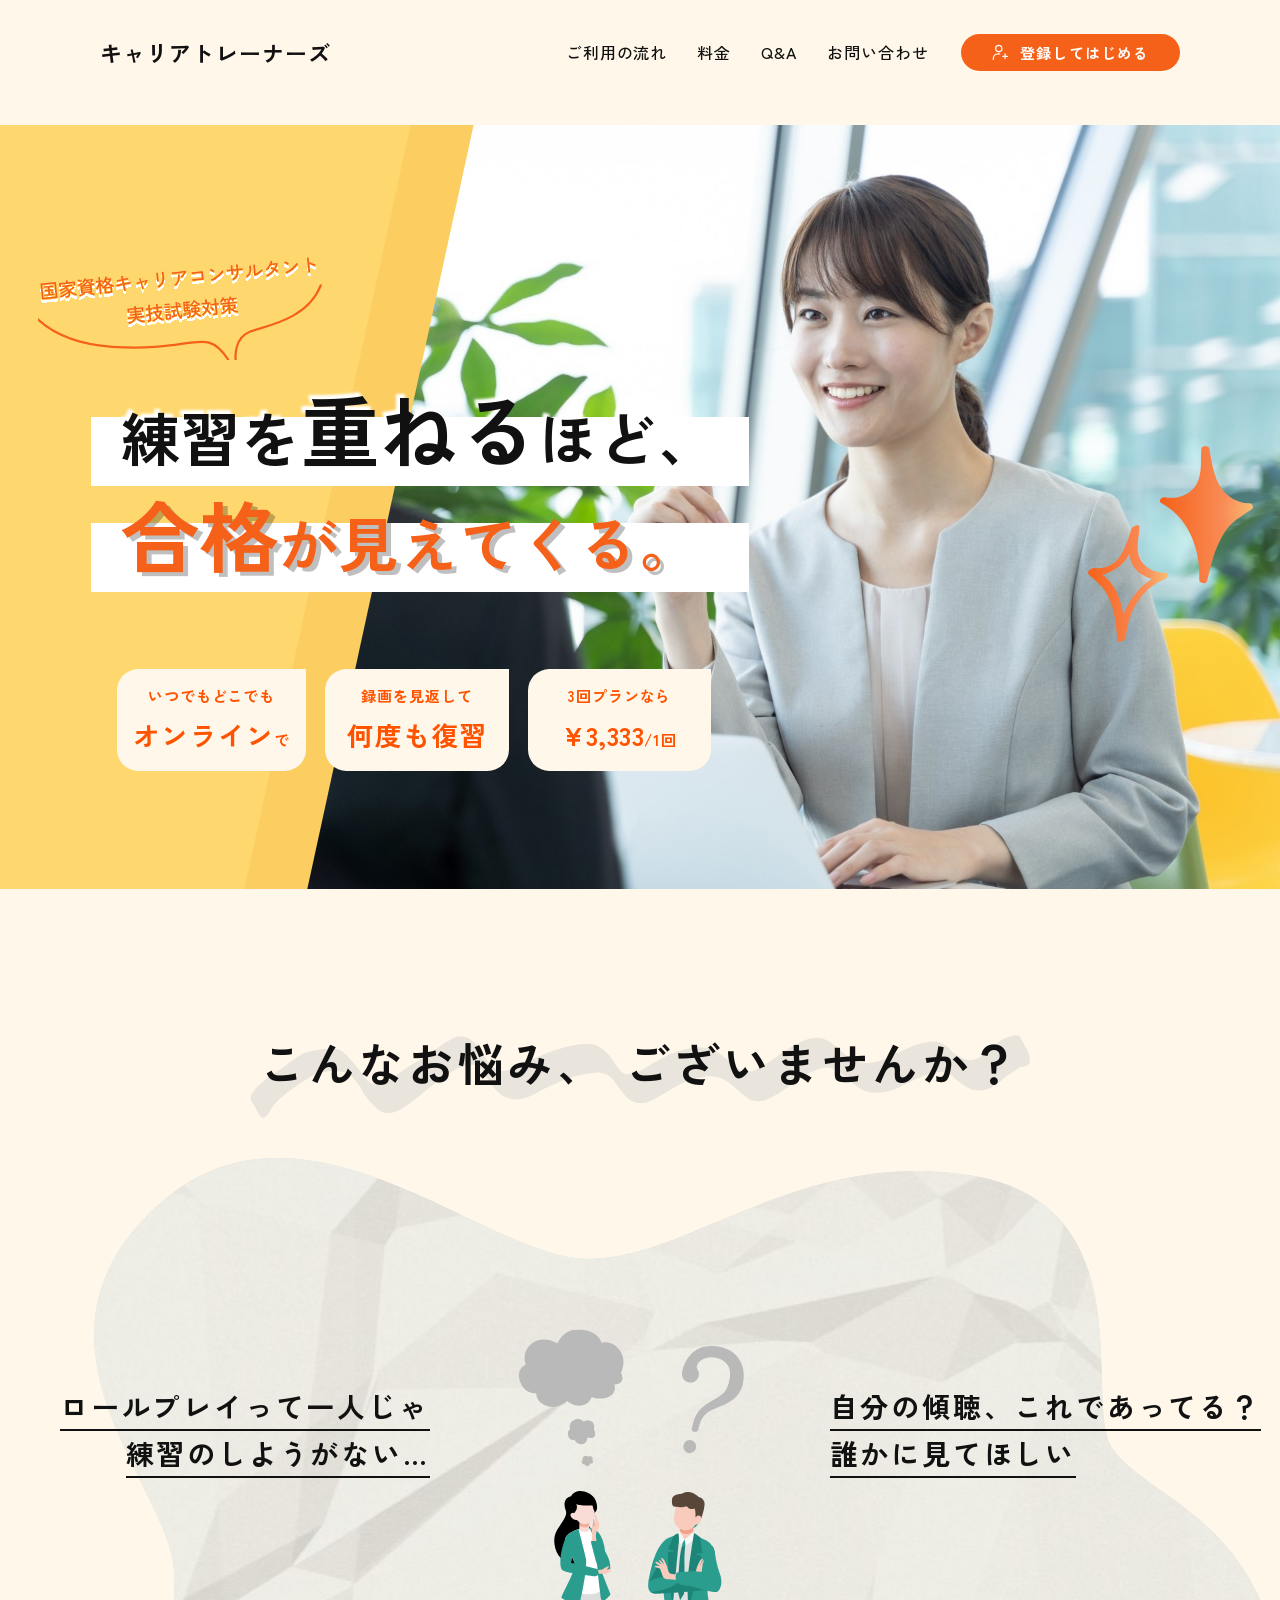
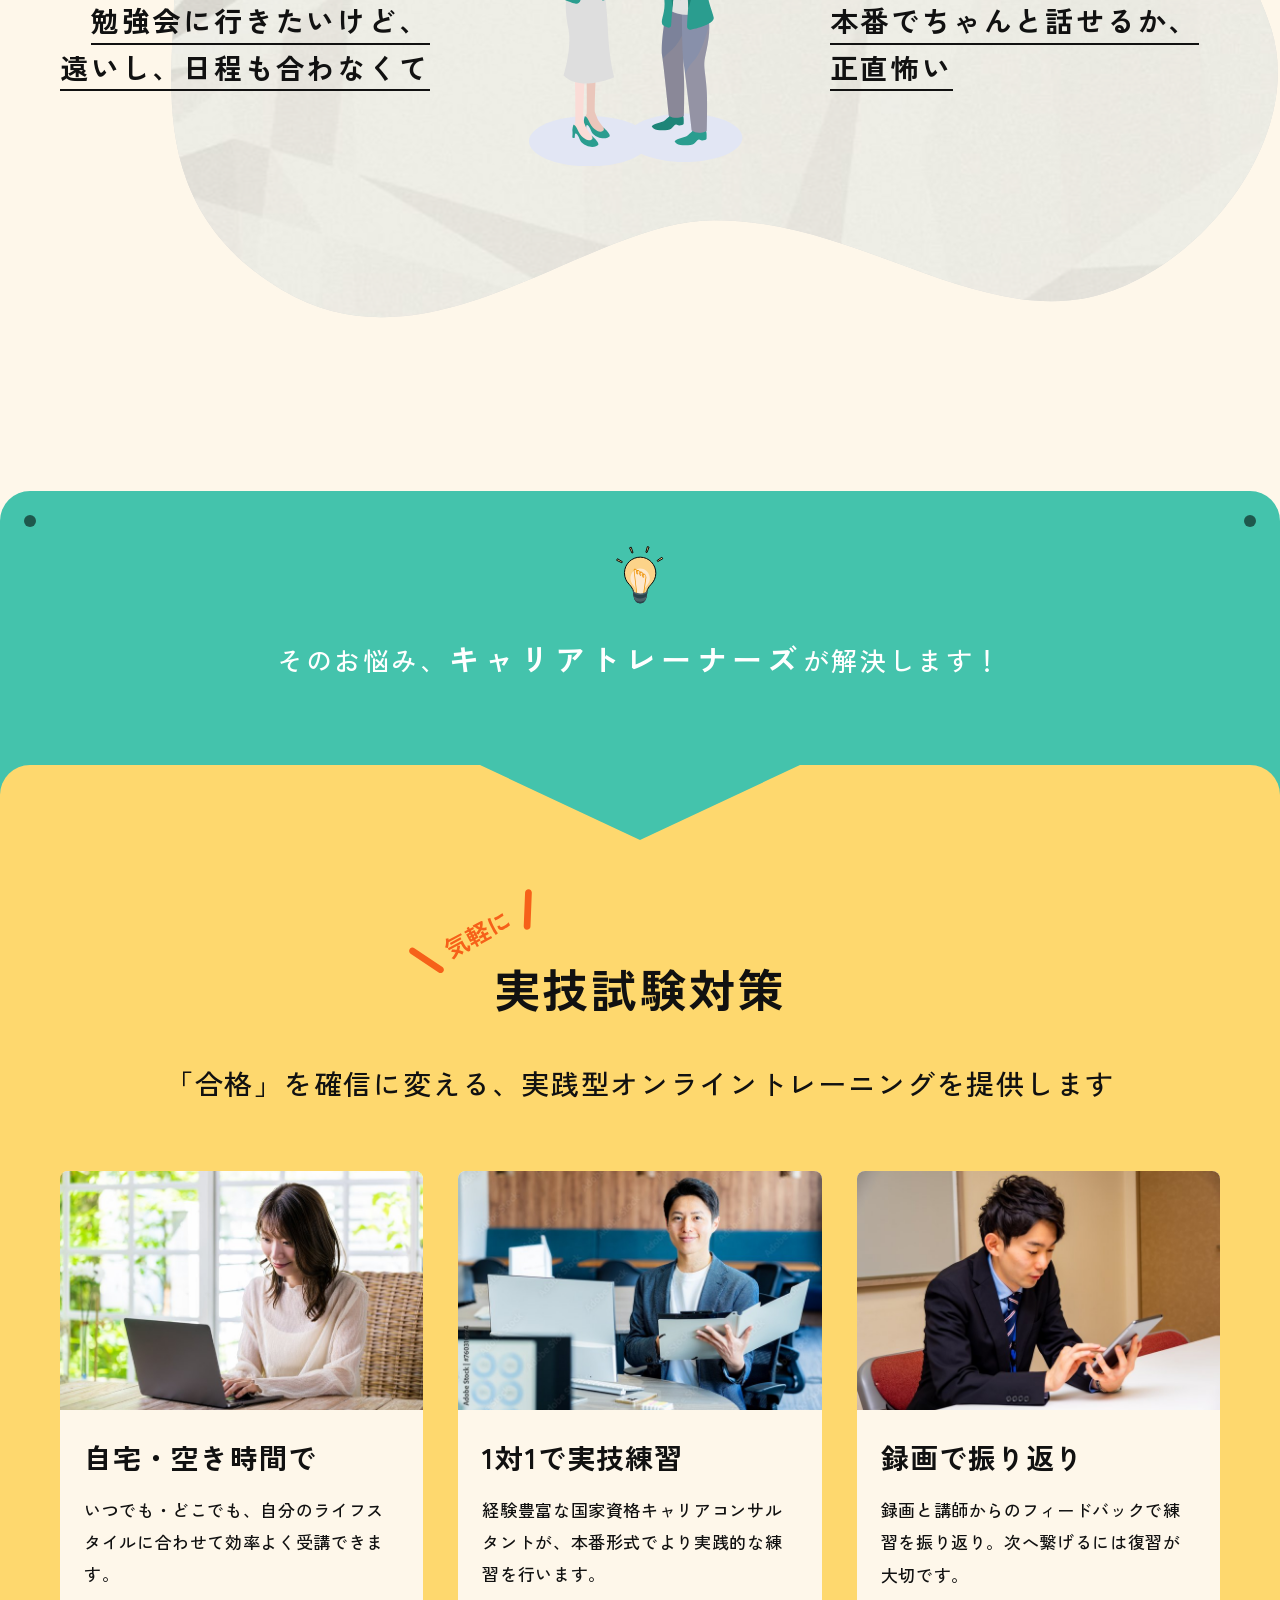
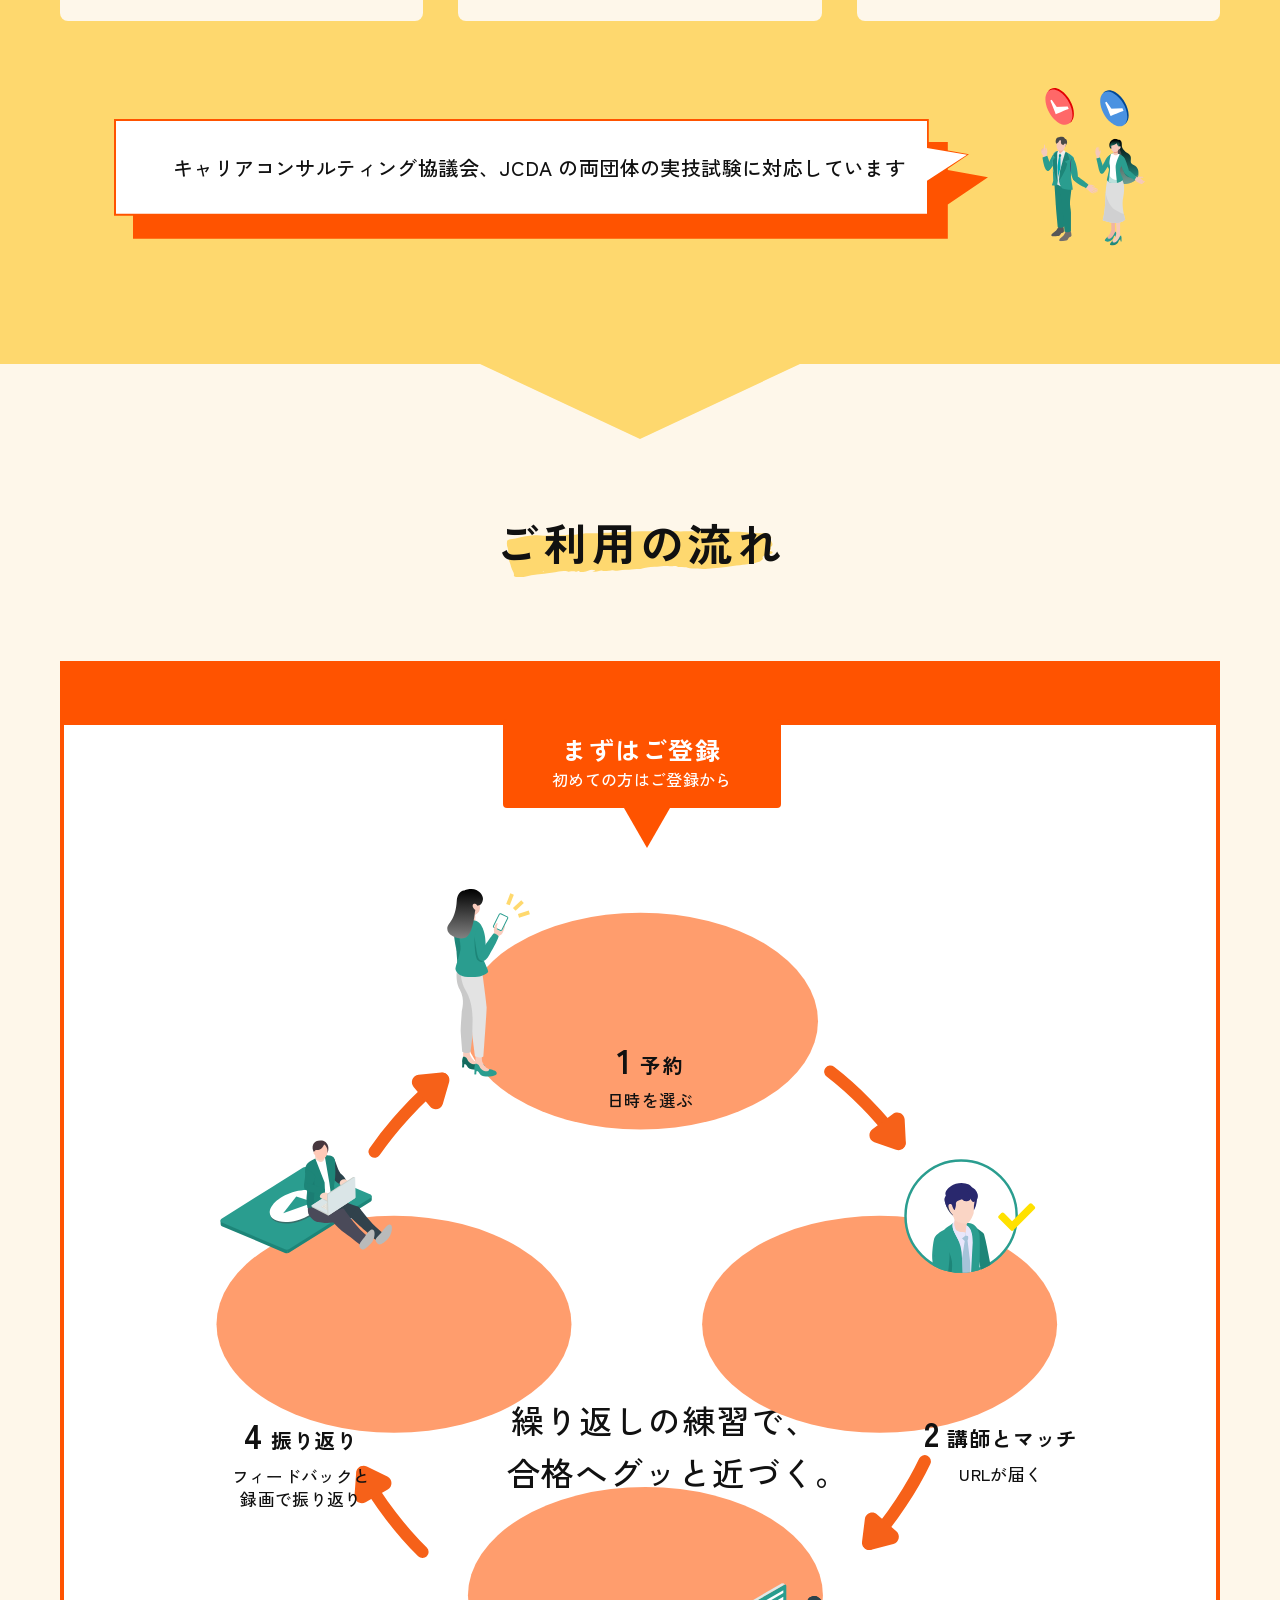
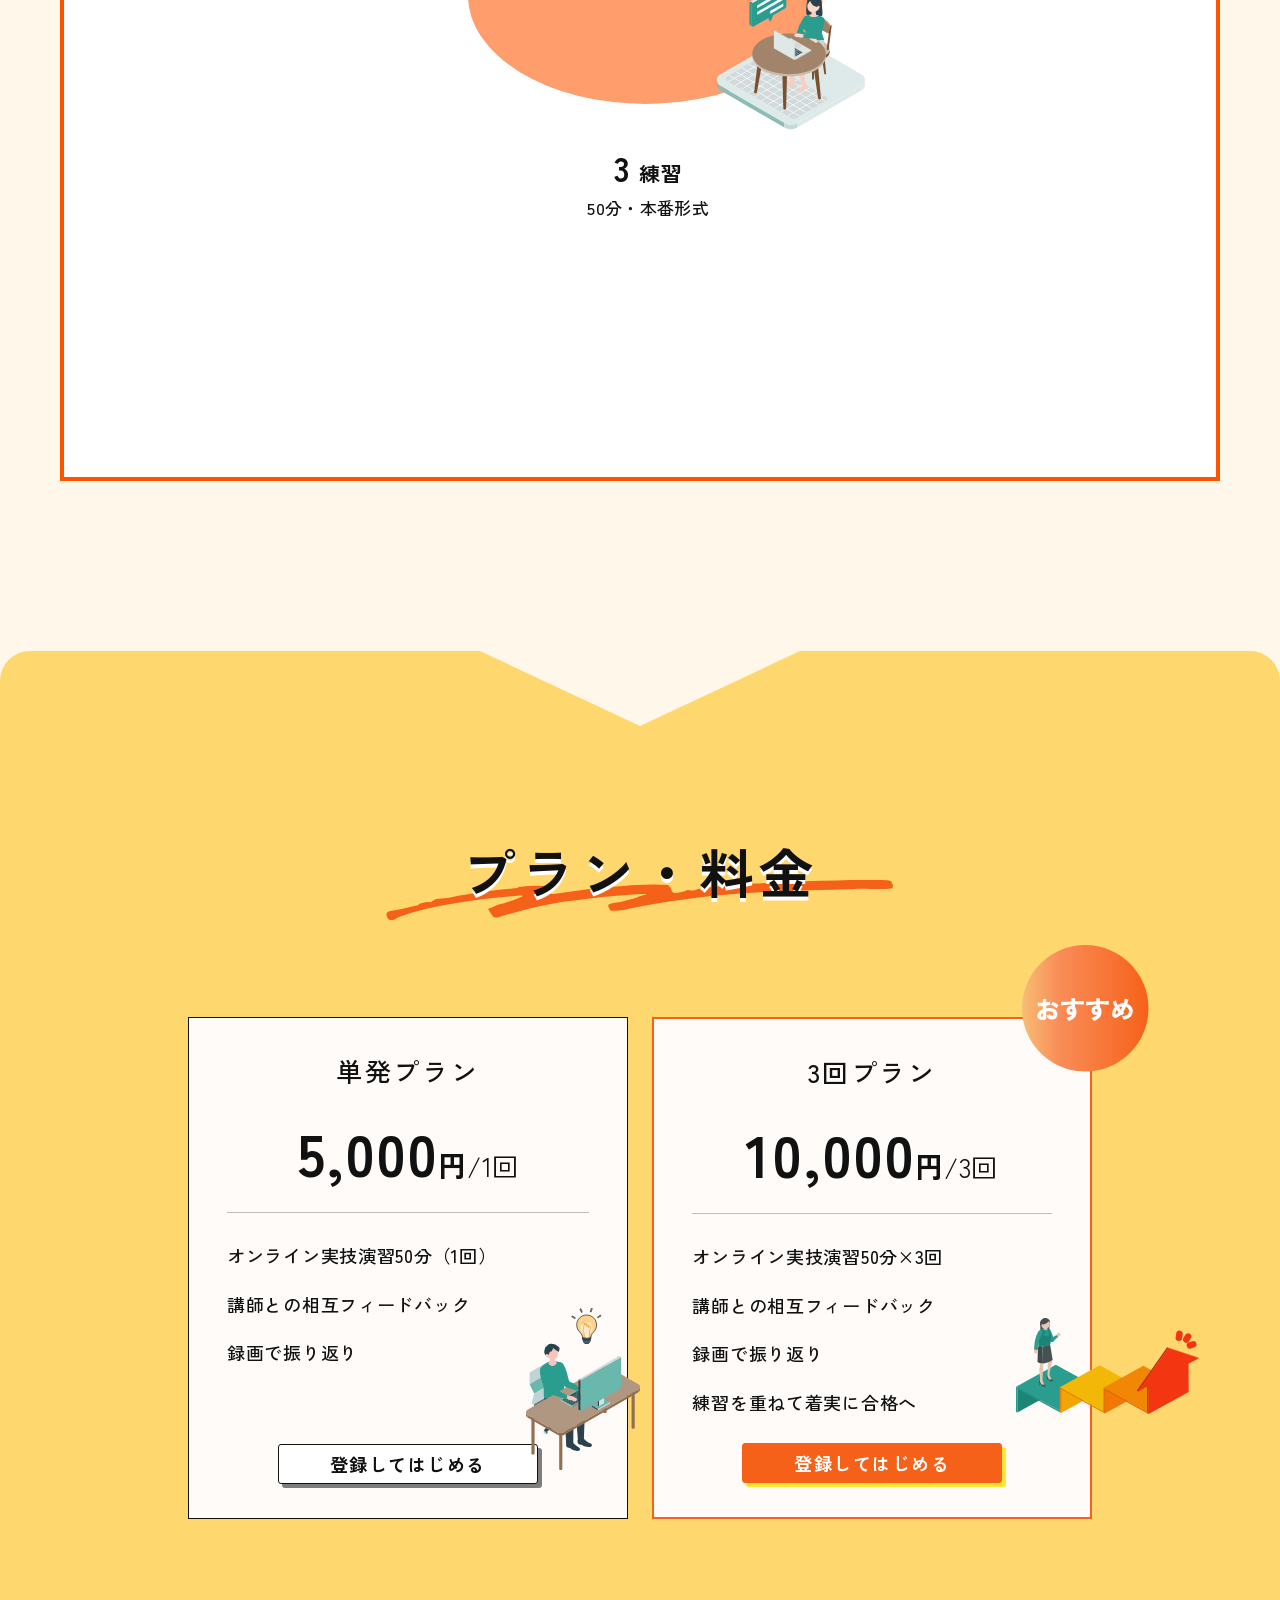
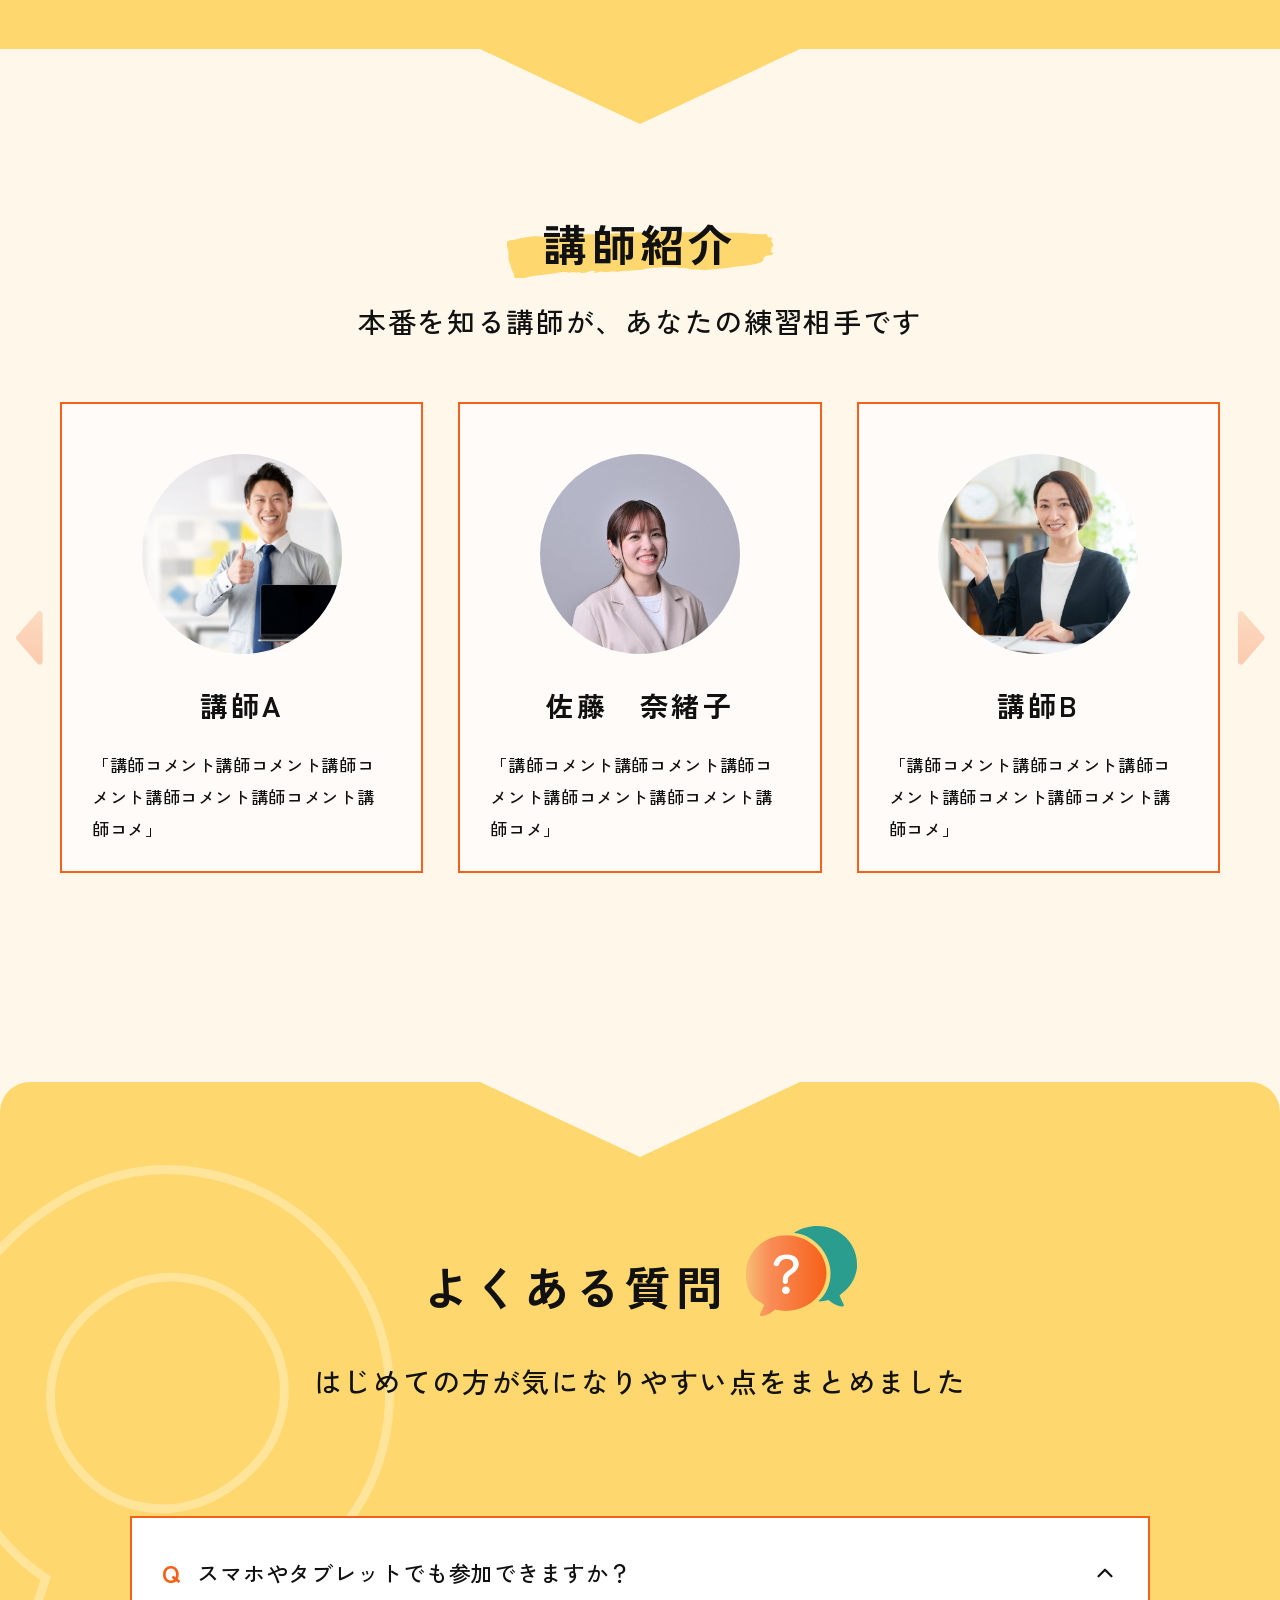
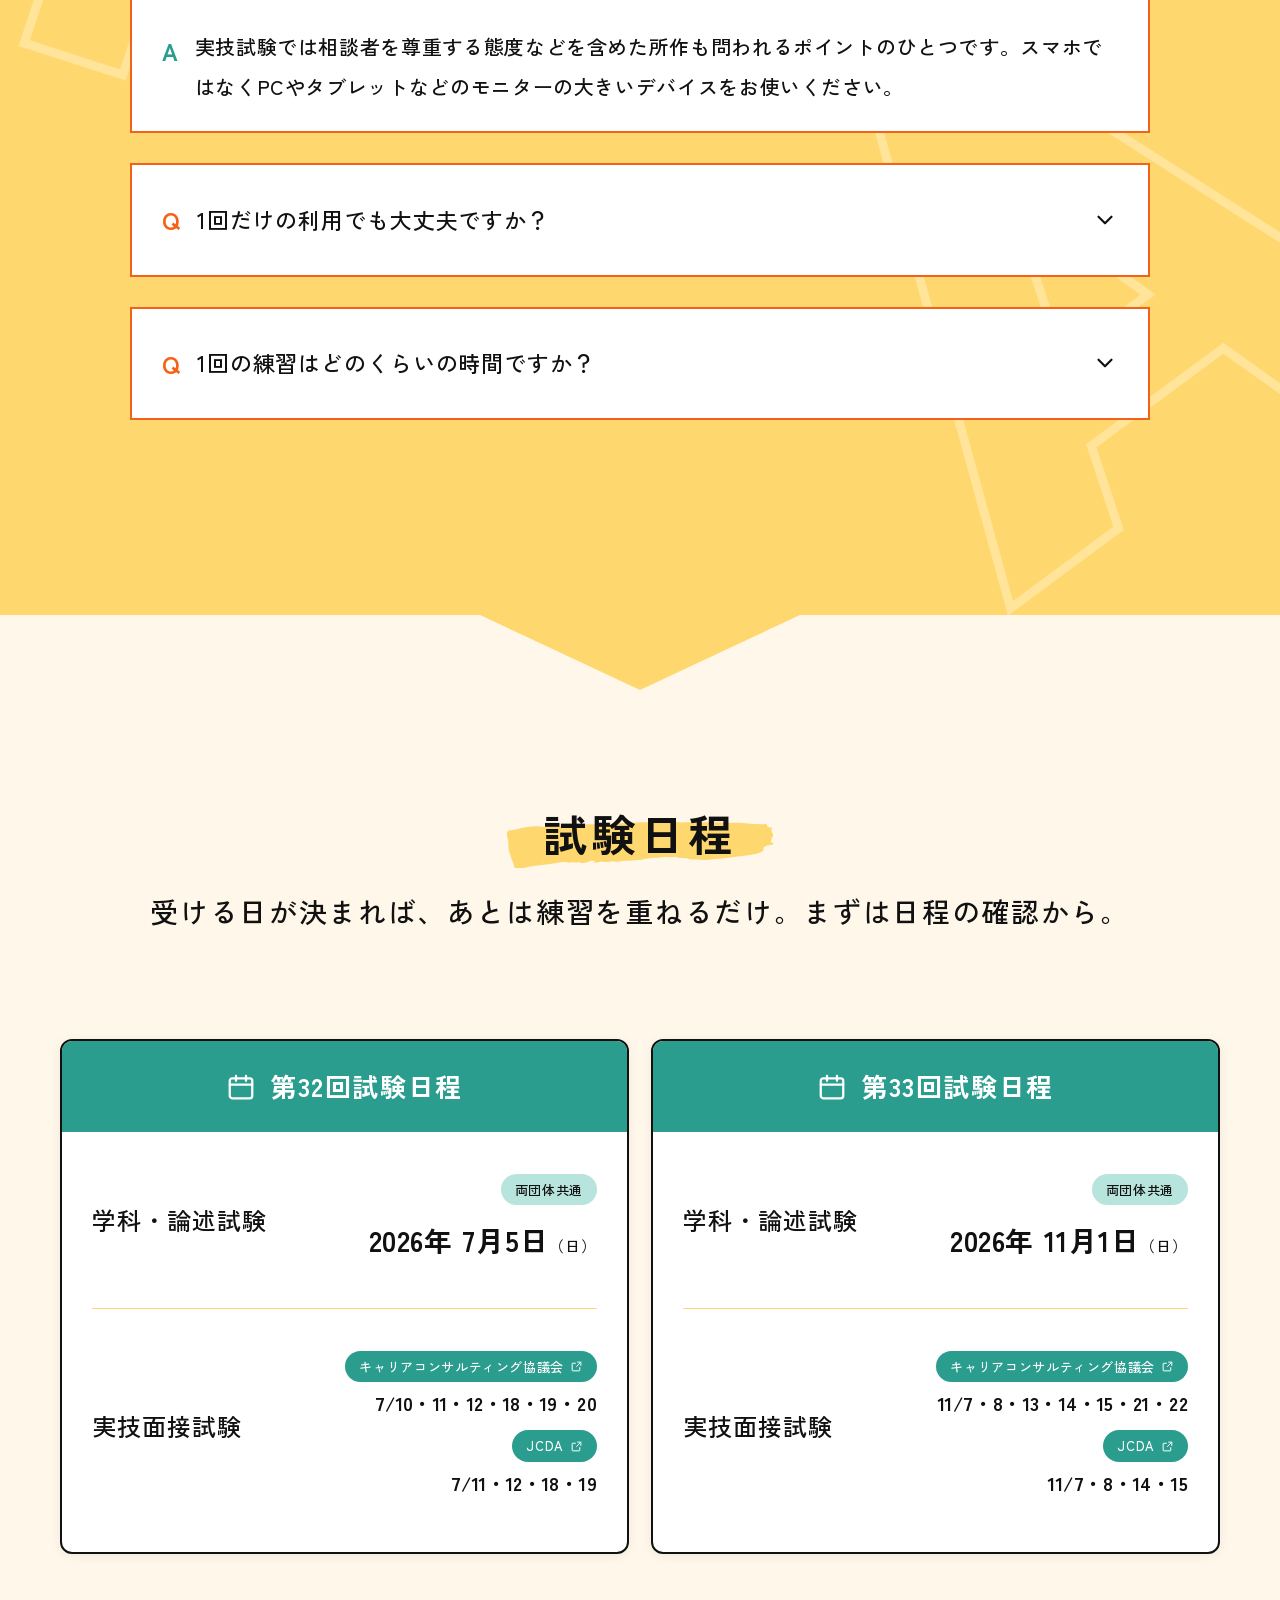
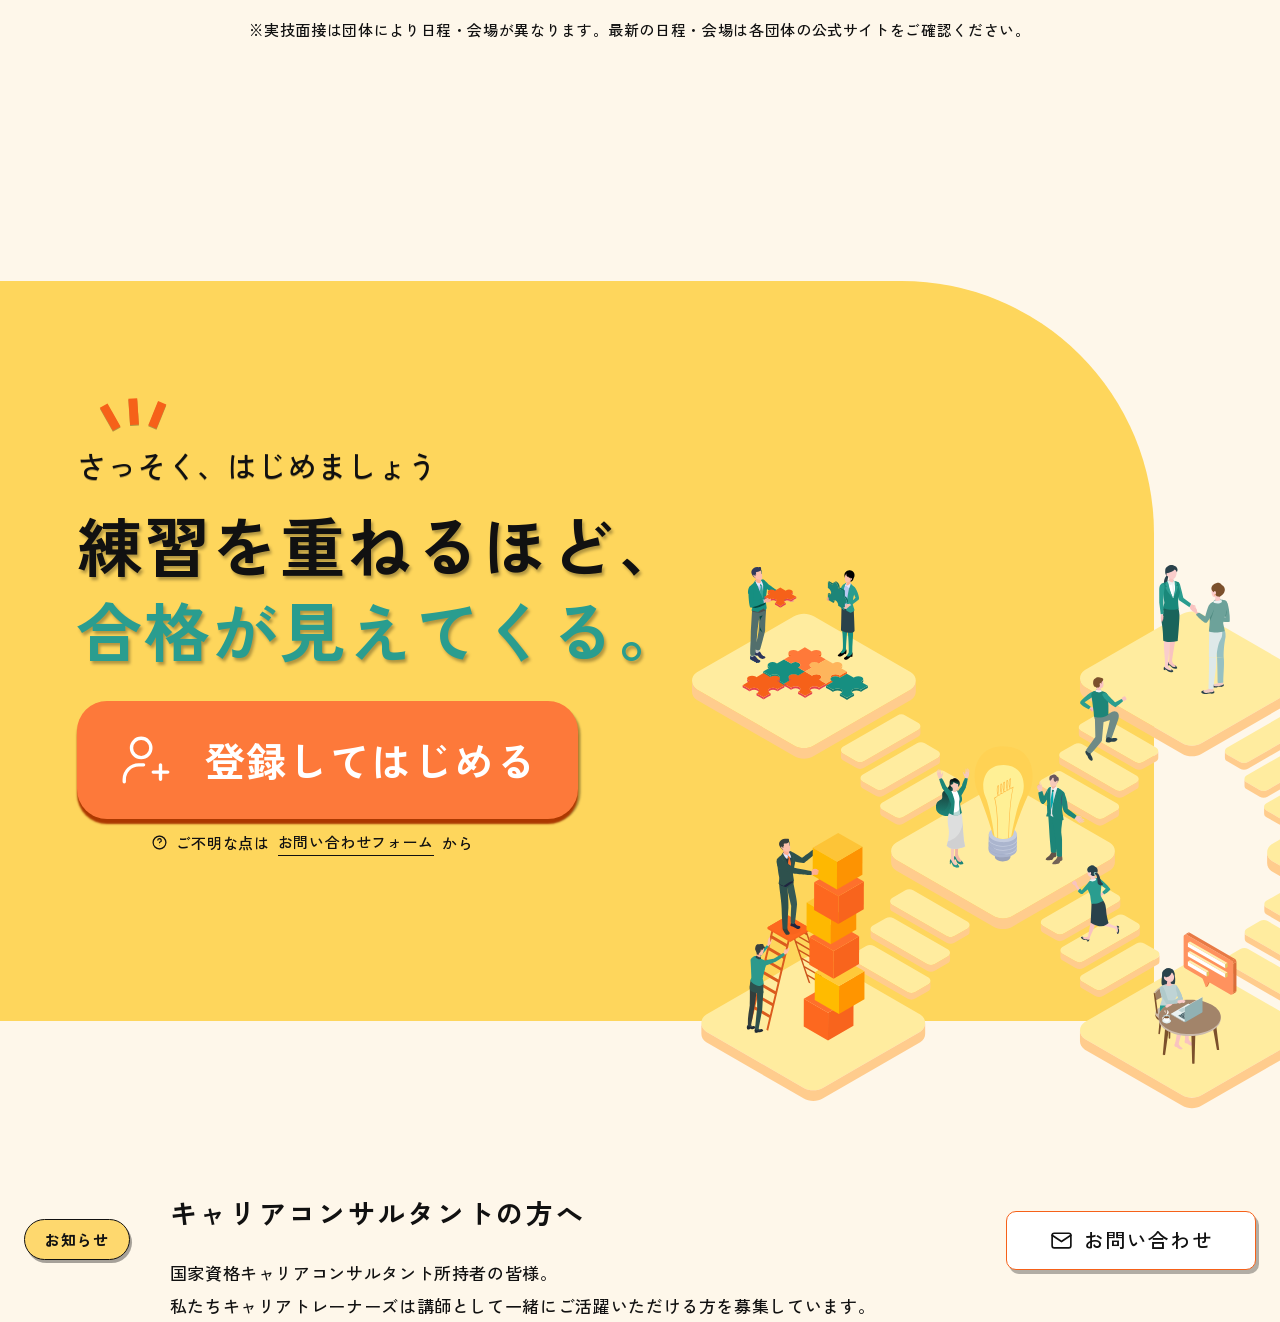
<file: index.html>
<!DOCTYPE html>
<html lang="ja">

<head>
    <meta charset="UTF-8">
    <meta name="viewport" content="width=device-width, initial-scale=1">
    <meta http-equiv="Cache-Control" content="no-cache, no-store, must-revalidate">
    <meta http-equiv="Pragma" content="no-cache">
    <meta http-equiv="Expires" content="0">
    <!-- 限定公開のため検索エンジンには載せない -->
    <meta name="robots" content="noindex, nofollow">
    <title>キャリアトレーナーズ｜国家資格キャリアコンサルタント 実技試験対策</title>
    <meta name="description" content="国家資格キャリアコンサルタントの実技試験対策を、オンラインで1対1。50分の本番形式の練習と録画の振り返りで、合格に近づきます。">

    <!-- OGP（LINEやXなどにURLを貼ったときのカード表示）
         og:image と og:url は絶対パスでないと反映されない。
         公開先を変えたら、この2つのURLも書き換えること -->
    <meta property="og:type" content="website">
    <meta property="og:url" content="https://maliko1999115alakawa-svg.github.io/landing-page-01/">
    <meta property="og:title" content="キャリアトレーナーズ｜国家資格キャリアコンサルタント 実技試験対策">
    <meta property="og:description" content="国家資格キャリアコンサルタントの実技試験対策を、オンラインで1対1。50分の本番形式の練習と録画の振り返りで、合格に近づきます。">
    <meta property="og:image" content="https://maliko1999115alakawa-svg.github.io/landing-page-01/images/ogp.jpg">
    <meta property="og:image:width" content="1200">
    <meta property="og:image:height" content="630">
    <meta property="og:site_name" content="キャリアトレーナーズ">
    <meta property="og:locale" content="ja_JP">

    <!-- X は指定がないと小さい正方形になるので、大きく出す指定を足す -->
    <meta name="twitter:card" content="summary_large_image">

    <!-- 和文は Zen Kaku Gothic New、欧文・数字はカンプ指定の Google Sans Flex -->
    <link rel="preconnect" href="https://fonts.googleapis.com">
    <link rel="preconnect" href="https://fonts.gstatic.com" crossorigin>
    <link href="https://fonts.googleapis.com/css2?family=Google+Sans+Flex:wght@400..700&family=Zen+Kaku+Gothic+New:wght@400;500;700;900&display=swap" rel="stylesheet">

    <!-- CSS は「土台 → レイアウト → 部品 → セクション」の順に読み込む -->
    <link rel="stylesheet" href="css/base/reset.css?v=2">
    <link rel="stylesheet" href="css/base/variables.css?v=2">
    <link rel="stylesheet" href="css/base/base.css?v=2">
    <link rel="stylesheet" href="css/layout/container.css?v=2">
    <link rel="stylesheet" href="css/layout/header.css?v=2">
    <link rel="stylesheet" href="css/layout/footer.css?v=2">
    <link rel="stylesheet" href="css/components/button.css?v=2">
    <link rel="stylesheet" href="css/components/section-title.css?v=2">
    <link rel="stylesheet" href="css/sections/hero.css?v=2">
    <link rel="stylesheet" href="css/sections/worry.css?v=2">
    <link rel="stylesheet" href="css/sections/solve.css?v=2">
    <link rel="stylesheet" href="css/sections/support.css?v=2">
    <link rel="stylesheet" href="css/sections/flow.css?v=2">
    <link rel="stylesheet" href="css/sections/plan.css?v=2">
    <link rel="stylesheet" href="css/sections/trainer.css?v=2">
    <link rel="stylesheet" href="css/sections/faq.css?v=2">
    <link rel="stylesheet" href="css/sections/schedule.css?v=2">
    <link rel="stylesheet" href="css/sections/cta.css?v=2">
    <link rel="stylesheet" href="css/sections/recruit.css">
</head>

<body>
    <!-- ======================================================================
         ヘッダー
         ====================================================================== -->
    <header class="header">
        <div class="header__inner">
            <a class="header__logo" href="#">キャリアトレーナーズ</a>

            <nav class="header__nav" id="global-nav" aria-label="メインナビゲーション">
                <ul class="header__list">
                    <li><a class="header__link" href="#flow">ご利用の流れ</a></li>
                    <li><a class="header__link" href="#plan">料金</a></li>
                    <li><a class="header__link" href="#faq">Q&amp;A</a></li>
                    <li><a class="header__link" href="#recruit">お問い合わせ</a></li>
                </ul>
                <a class="button button--pill header__cta" href="#cta">
                    <svg class="button__icon" viewBox="0 0 24 24" aria-hidden="true">
                        <path d="M10 11a4 4 0 1 0 0-8 4 4 0 0 0 0 8Z" />
                        <path d="M3 21v-1a6 6 0 0 1 6-6h2" />
                        <path d="M18 14v6M15 17h6" />
                    </svg>
                    登録してはじめる
                </a>
            </nav>

            <button class="header__toggle" type="button" aria-controls="global-nav" aria-expanded="false">
                <span class="header__toggle-bar"></span>
                <span class="header__toggle-bar"></span>
                <span class="header__toggle-bar"></span>
                <span class="visually-hidden">メニューを開く</span>
            </button>
        </div>
    </header>

    <!-- お問い合わせの遷移先は仮ページ(contact.html)。
         Googleフォームが用意できたら href="contact.html" を
         そのURLに置き換える（CTAの注記／リクルート／フッターの3か所） -->
    <main>
        <!-- ==================================================================
             ヒーロー
             ================================================================== -->
        <section class="hero">
            <img class="hero__photo" src="images/hero/hero.jpg" alt="オンラインで実技試験の練習をするキャリアコンサルタントと受講者" width="1920" height="1280">
            <div class="hero__shape" aria-hidden="true"></div>

            <!-- SPのみ。黄色い図形を下げても人物が隠れないよう、
                 hero.jpg から人物だけを切り抜いた画像を図形の上に重ねる -->
            <img class="hero__woman" src="images/hero/hero_woman.webp" alt="" aria-hidden="true" width="1326" height="859">

            <div class="hero__inner">
                <!-- 文字とブレースが一体の素材。文言は alt で読み上げ・検索に残す -->
                <img class="hero__brace" src="images/hero/hero-brace.svg" alt="国家資格キャリアコンサルタント 実技試験対策" width="385" height="150">

                <h1 class="hero__title">
                    <span class="hero__title-line">練習を<span class="hero__title-strong">重ねる</span>ほど、</span>
                    <span class="hero__title-line"><span class="hero__title-strong hero__title-accent">合格</span>が見えてくる。</span>
                </h1>
                <img class="hero__sparkle" src="images/hero/shine.svg" alt="" width="125" height="148" aria-hidden="true">

                <ul class="hero__badges">
                    <li class="hero__badge">
                        <p class="hero__badge-label">いつでもどこでも</p>
                        <p class="hero__badge-value">オンライン<span class="hero__badge-unit">で</span></p>
                    </li>
                    <li class="hero__badge">
                        <p class="hero__badge-label">録画を見返して</p>
                        <p class="hero__badge-value">何度も復習</p>
                    </li>
                    <li class="hero__badge hero__badge--price">
                        <p class="hero__badge-label">3回プランなら</p>
                        <p class="hero__badge-value"><span class="num">¥3,333</span><span class="hero__badge-unit">/1回</span></p>
                    </li>
                </ul>
            </div>
        </section>

        <!-- ==================================================================
             こんなお悩み、ございませんか？
             ================================================================== -->
        <section class="worry">
            <div class="container">
                <h2 class="worry__title">
                    <span class="worry__title-highlight">
                        こんなお悩み、
                        <img class="worry__title-deco worry__title-deco--part" src="images/common/title-wave_worry.svg" alt="" aria-hidden="true">
                    </span>
                    <br class="u-sp-only">
                    <span class="worry__title-highlight">
                        ございませんか？
                        <img class="worry__title-deco worry__title-deco--part" src="images/common/title-wave_worry.svg" alt="" aria-hidden="true">
                    </span>
                    <!-- PCはタイトル全体の下に1本だけ波線を通す。SPでは2行に分かれるため上のpartを使う -->
                    <img class="worry__title-deco worry__title-deco--full" src="images/common/title-wave_worry.svg" alt="" aria-hidden="true">
                </h2>

                <!-- PCは「大きなブロブ＋中央に2人」、SPは「女性のかたまり／男性のかたまり」の
                     上下2段。どちらの組み方にもできるよう、人物ごとにグループでくくっている -->
                <div class="worry__body">
                    <div class="worry__blob" aria-hidden="true"></div>

                    <div class="worry__group worry__group--woman">
                        <img class="worry__figure" src="images/worry/worry-woman.svg" alt="練習相手がいないことに悩む女性のイラスト" width="130" height="439">
                        <p class="worry__item worry__item--left">
                            <span class="worry__line">ロールプレイって一人じゃ</span><br>
                            <span class="worry__line">練習のしようがない…</span>
                        </p>
                        <p class="worry__item worry__item--left">
                            <span class="worry__line">勉強会に行きたいけど、</span><br>
                            <span class="worry__line">遠いし、日程も合わなくて</span>
                        </p>
                    </div>

                    <div class="worry__group worry__group--man">
                        <img class="worry__figure" src="images/worry/worry-man.svg" alt="本番に不安を感じる男性のイラスト" width="136" height="454">
                        <p class="worry__item worry__item--right">
                            <span class="worry__line">自分の傾聴、これであってる？</span><br>
                            <span class="worry__line">誰かに見てほしい</span>
                        </p>
                        <p class="worry__item worry__item--right">
                            <span class="worry__line">本番でちゃんと話せるか、</span><br>
                            <span class="worry__line">正直怖い</span>
                        </p>
                    </div>
                </div>
            </div>
        </section>

        <!-- ==================================================================
             お悩み解決の帯
             ================================================================== -->
        <section class="solve has-notch is-rounded-top">
            <img class="solve__bulb" src="images/common/solve-bulb.svg" alt="" width="34" height="49" aria-hidden="true">
            <span class="solve__rivet solve__rivet--left" aria-hidden="true"></span>
            <span class="solve__rivet solve__rivet--right" aria-hidden="true"></span>
            <p class="solve__text">そのお悩み、<br class="u-sp-only"><span class="solve__brand">キャリアトレーナーズ</span>が解決します！</p>
        </section>

        <!-- ==================================================================
             実技試験対策（3つの強み）
             ================================================================== -->
        <section class="support has-notch has-notch-top is-rounded-top" id="support">
            <div class="container">
                <div class="support__heading">
                    <!-- 文字とあしらいが一体の素材。文言は alt で読み上げ・検索に残す -->
                    <img class="support__eyebrow" src="images/support/support-eyebrow.svg" alt="気軽に" width="175" height="118">
                    <h2 class="support__title">実技試験対策</h2>
                    <p class="support__lead"><span class="support__lead-line">「合格」を確信に変える、</span><span class="support__lead-line">実践型オンライントレーニングを提供します</span></p>
                </div>

                <ul class="support__cards">
                    <li class="support__card">
                        <img class="support__card-image" src="images/support/support-01.jpg" alt="自宅のリビングでノートパソコンに向かう女性" width="749" height="500" loading="lazy">
                        <div class="support__card-body">
                            <h3 class="support__card-title">自宅・空き時間で</h3>
                            <p class="support__card-text">いつでも・どこでも、自分のライフスタイルに合わせて効率よく受講できます。</p>
                        </div>
                    </li>
                    <li class="support__card">
                        <img class="support__card-image" src="images/support/support-02.jpg" alt="資料を手に説明するキャリアコンサルタント" width="750" height="500" loading="lazy">
                        <div class="support__card-body">
                            <h3 class="support__card-title">1対1で実技練習</h3>
                            <p class="support__card-text">経験豊富な国家資格キャリアコンサルタントが、本番形式でより実践的な練習を行います。</p>
                        </div>
                    </li>
                    <li class="support__card">
                        <img class="support__card-image" src="images/support/support-03.jpg" alt="タブレットで録画を見返す男性" width="750" height="500" loading="lazy">
                        <div class="support__card-body">
                            <h3 class="support__card-title">録画で振り返り</h3>
                            <p class="support__card-text">録画と講師からのフィードバックで練習を振り返り。次へ繋げるには復習が大切です。</p>
                        </div>
                    </li>
                </ul>

                <div class="support__banner-wrap">
                    <div class="support__banner">
                        <p class="support__banner-text"><span class="support__lead-line">キャリアコンサルティング協議会、</span><span class="support__lead-line">JCDA の両団体の実技試験に対応しています</span></p>
                    </div>
                    <img class="support__banner-illust" src="images/support/support-people.svg" alt="" width="253" height="292" aria-hidden="true" loading="lazy">
                </div>
            </div>
        </section>

        <!-- ==================================================================
             ご利用の流れ
             ================================================================== -->
        <section class="flow" id="flow">
            <div class="container">
                <h2 class="section-title section-title--marker">
                    ご利用の流れ
                    <img class="section-title__deco" src="images/common/title-marker.svg" alt="" aria-hidden="true">
                </h2>

                <!-- 矢印・人物・楕円は Figma のパスをそのままSVGに、文字はHTMLで重ねる -->
                <div class="flow__figure">
                    <div class="flow__diagram">
                        <p class="flow__tag">
                            まずはご登録
                            <span class="flow__tag-note">初めての方はご登録から</span>
                        </p>

                        <div class="flow__art-wrap">
                            <p class="flow__lead"><span class="flow__lead-line">繰り返しの練習で、</span><span class="flow__lead-line">合格へグッと近づく。</span></p>

                            <!-- ラベルはSVG内の楕円の中心に重ねる。基準はこの枠 -->
                            <div class="flow__art-frame">
                                <!-- SPは配置を組み替えた専用の図に差し替える -->
                                <picture>
                                    <source media="(max-width: 767px)" srcset="images/flow/flow-sp.svg" width="402" height="471">
                                    <img class="flow__art" src="images/flow/flow-art.svg" alt="" width="1000" height="645" aria-hidden="true" loading="lazy">
                                </picture>

                                <ol class="flow__steps">
                                    <li class="flow__step flow__step--1">
                                        <span class="flow__step-head"><span class="num flow__step-num">1</span>予約</span>
                                        <span class="flow__step-note">日時を選ぶ</span>
                                    </li>
                                    <li class="flow__step flow__step--2">
                                        <span class="flow__step-head"><span class="num flow__step-num">2</span>講師とマッチ</span>
                                        <span class="flow__step-note">URLが届く</span>
                                    </li>
                                    <li class="flow__step flow__step--3">
                                        <span class="flow__step-head"><span class="num flow__step-num">3</span>練習</span>
                                        <span class="flow__step-note">50分・本番形式</span>
                                    </li>
                                    <li class="flow__step flow__step--4">
                                        <span class="flow__step-head"><span class="num flow__step-num">4</span>振り返り</span>
                                        <span class="flow__step-note">フィードバックと<br>録画で振り返り</span>
                                    </li>
                                </ol>
                            </div>
                        </div>
                    </div>
                </div>
            </div>
        </section>

        <!-- ==================================================================
             プラン・料金
             ================================================================== -->
        <section class="plan has-notch has-notch-top is-rounded-top" id="plan">
            <div class="container">
                <h2 class="section-title section-title--wave">
                    プラン・料金
                    <img class="section-title__deco" src="images/common/title-wave.svg" alt="" aria-hidden="true">
                </h2>

                <div class="plan__cards">
                    <article class="plan__card">
                        <img class="plan__deco plan__deco--left" src="images/plan/plan-deco-left.svg" alt="" width="191" height="272" aria-hidden="true" loading="lazy">
                        <h3 class="plan__name">単発プラン</h3>
                        <p class="plan__price">
                            <span class="num plan__price-amount">5,000</span><span class="plan__price-unit">円</span><span class="plan__price-times">/1回</span>
                        </p>
                        <ul class="plan__list">
                            <li>オンライン実技演習50分（1回）</li>
                            <li>講師との相互フィードバック</li>
                            <li>録画で振り返り</li>
                        </ul>
                        <p class="plan__action">
                            <a class="button button--block" href="#cta">登録してはじめる</a>
                        </p>
                    </article>

                    <article class="plan__card plan__card--recommended">
                        <img class="plan__badge" src="images/common/recommend.svg" alt="おすすめ" width="127" height="127">
                        <h3 class="plan__name">3回プラン</h3>
                        <p class="plan__price">
                            <span class="num plan__price-amount">10,000</span><span class="plan__price-unit">円</span><span class="plan__price-times">/3回</span>
                        </p>
                        <ul class="plan__list">
                            <li>オンライン実技演習50分×3回</li>
                            <li>講師との相互フィードバック</li>
                            <li>録画で振り返り</li>
                            <li>練習を重ねて着実に合格へ</li>
                        </ul>
                        <p class="plan__action">
                            <a class="button button--block button--block-accent" href="#cta">登録してはじめる</a>
                        </p>
                        <img class="plan__deco plan__deco--steps" src="images/plan/plan-deco-steps.svg" alt="" width="277" height="146" aria-hidden="true" loading="lazy">
                    </article>
                </div>
            </div>
        </section>

        <!-- ==================================================================
             講師紹介
             ================================================================== -->
        <section class="trainer" id="trainer">
            <div class="container">
                <h2 class="section-title section-title--marker">
                    講師紹介
                    <img class="section-title__deco" src="images/common/title-marker.svg" alt="" aria-hidden="true">
                </h2>
                <p class="section-lead">本番を知る講師が、あなたの練習相手です</p>

                <div class="trainer__carousel" data-carousel data-carousel-sp-start="1">
                    <button class="trainer__arrow trainer__arrow--prev" type="button" data-carousel-prev>
                        <span class="visually-hidden">前の講師を見る</span>
                    </button>

                    <div class="trainer__viewport">
                        <ul class="trainer__list" data-carousel-track>
                            <li class="trainer__item">
                                <article class="trainer__card">
                                    <img class="trainer__photo" src="images/trainer/trainer-01.jpg" alt="講師Aの顔写真" width="440" height="440" loading="lazy">
                                    <h3 class="trainer__name">講師A</h3>
                                    <p class="trainer__comment">「講師コメント講師コメント講師コメント講師コメント講師コメント講師コメ」</p>
                                </article>
                            </li>
                            <li class="trainer__item">
                                <article class="trainer__card">
                                    <img class="trainer__photo" src="images/trainer/trainer-02.jpg" alt="佐藤 奈緒子講師の顔写真" width="341" height="341" loading="lazy">
                                    <h3 class="trainer__name">佐藤　奈緒子</h3>
                                    <p class="trainer__comment">「講師コメント講師コメント講師コメント講師コメント講師コメント講師コメ」</p>
                                </article>
                            </li>
                            <li class="trainer__item">
                                <article class="trainer__card">
                                    <img class="trainer__photo" src="images/trainer/trainer-03.jpg" alt="講師Bの顔写真" width="320" height="320" loading="lazy">
                                    <h3 class="trainer__name">講師B</h3>
                                    <p class="trainer__comment">「講師コメント講師コメント講師コメント講師コメント講師コメント講師コメ」</p>
                                </article>
                            </li>
                        </ul>
                    </div>

                    <button class="trainer__arrow trainer__arrow--next" type="button" data-carousel-next>
                        <span class="visually-hidden">次の講師を見る</span>
                    </button>
                </div>
            </div>
        </section>

        <!-- ==================================================================
             よくある質問
             ================================================================== -->
        <section class="faq has-notch has-notch-top is-rounded-top" id="faq">
            <img class="faq__back" src="images/common/Q&amp;A_back.svg" alt="" aria-hidden="true" loading="lazy">
            <div class="container container--narrow">
                <h2 class="faq__title">
                    よくある質問
                    <img class="faq__title-icon" src="images/common/faq-icon.svg" alt="" width="111" height="90" aria-hidden="true">
                </h2>
                <p class="section-lead">はじめての方が気になりやすい点を<br class="u-sp-only">まとめました</p>

                <div class="faq__list">
                    <details class="faq__item" open>
                        <summary class="faq__question">
                            <span class="faq__mark faq__mark--q" aria-hidden="true">Q</span>
                            スマホやタブレットでも参加できますか？
                            <svg class="faq__chevron" viewBox="0 0 24 24" aria-hidden="true">
                                <path d="m6 9 6 6 6-6" />
                            </svg>
                        </summary>
                        <div class="faq__answer">
                            <span class="faq__mark faq__mark--a" aria-hidden="true">A</span>
                            <p>実技試験では相談者を尊重する態度などを含めた所作も問われるポイントのひとつです。スマホではなくPCやタブレットなどのモニターの大きいデバイスをお使いください。</p>
                        </div>
                    </details>

                    <details class="faq__item">
                        <summary class="faq__question">
                            <span class="faq__mark faq__mark--q" aria-hidden="true">Q</span>
                            1回だけの利用でも大丈夫ですか？
                            <svg class="faq__chevron" viewBox="0 0 24 24" aria-hidden="true">
                                <path d="m6 9 6 6 6-6" />
                            </svg>
                        </summary>
                        <div class="faq__answer">
                            <span class="faq__mark faq__mark--a" aria-hidden="true">A</span>
                            <p>はい、単発プランをご用意しています。まずは1回試していただき、続けたい場合に3回プランへお切り替えいただけます。</p>
                        </div>
                    </details>

                    <details class="faq__item">
                        <summary class="faq__question">
                            <span class="faq__mark faq__mark--q" aria-hidden="true">Q</span>
                            1回の練習はどのくらいの時間ですか？
                            <svg class="faq__chevron" viewBox="0 0 24 24" aria-hidden="true">
                                <path d="m6 9 6 6 6-6" />
                            </svg>
                        </summary>
                        <div class="faq__answer">
                            <span class="faq__mark faq__mark--a" aria-hidden="true">A</span>
                            <p>1回あたり50分です。本番形式のロールプレイに加えて、講師との相互フィードバックの時間を含みます。</p>
                        </div>
                    </details>
                </div>
            </div>
        </section>

        <!-- ==================================================================
             試験日程
             ================================================================== -->
        <section class="schedule" id="schedule">
            <div class="container">
                <h2 class="section-title section-title--marker">
                    試験日程
                    <img class="section-title__deco" src="images/common/title-marker.svg" alt="" aria-hidden="true">
                </h2>
                <p class="section-lead">受ける日が決まれば、あとは練習を重ねるだけ。<br class="u-sp-only">まずは日程の確認から。</p>

                <div class="schedule__cards">
                    <!-- SPでは直近の1枚だけ開いた状態にし、もう片方は押すと開く。
                         PCは script.js が常に open を維持するので2枚とも開いたまま -->
                    <details class="schedule__card" data-schedule-card open>
                        <summary class="schedule__card-head">
                            <h3 class="schedule__card-title">
                                <svg class="schedule__card-icon" viewBox="0 0 24 24" aria-hidden="true">
                                    <rect x="3" y="5" width="18" height="16" rx="2" />
                                    <path d="M3 10h18M8 3v4M16 3v4" />
                                </svg>
                                第32回試験日程
                            </h3>
                        </summary>
                        <div class="schedule__card-body">
                            <div class="schedule__row">
                                <p class="schedule__exam">学科・論述試験</p>
                                <div class="schedule__detail">
                                    <span class="schedule__tag">両団体共通</span>
                                    <p class="schedule__date"><span class="schedule__date-year"><span class="num">2026</span>年</span> <span class="num">7</span>月<span class="num">5</span>日<span class="schedule__date-day">（日）</span></p>
                                </div>
                            </div>

                            <div class="schedule__row">
                                <p class="schedule__exam">実技面接試験</p>
                                <div class="schedule__detail">
                                    <div class="schedule__detail-line">
                                        <a class="schedule__tag schedule__tag--link" href="https://www.career-kentei.org/" target="_blank" rel="noopener">
                                            キャリアコンサルティング協議会
                                            <svg class="schedule__tag-icon" viewBox="0 0 24 24" aria-hidden="true">
                                                <path d="M14 4h6v6M20 4l-8 8" />
                                                <path d="M18 14v5a1 1 0 0 1-1 1H5a1 1 0 0 1-1-1V7a1 1 0 0 1 1-1h5" />
                                            </svg>
                                        </a>
                                        <p class="schedule__dates"><span class="num">7/10・11・12・18・19・20</span></p>
                                    </div>
                                    <div class="schedule__detail-line">
                                        <a class="schedule__tag schedule__tag--link" href="https://www.jcda-careerex.org/" target="_blank" rel="noopener">
                                            JCDA
                                            <svg class="schedule__tag-icon" viewBox="0 0 24 24" aria-hidden="true">
                                                <path d="M14 4h6v6M20 4l-8 8" />
                                                <path d="M18 14v5a1 1 0 0 1-1 1H5a1 1 0 0 1-1-1V7a1 1 0 0 1 1-1h5" />
                                            </svg>
                                        </a>
                                        <p class="schedule__dates"><span class="num">7/11・12・18・19</span></p>
                                    </div>
                                </div>
                            </div>
                        </div>
                    </details>

                    <details class="schedule__card" data-schedule-card>
                        <summary class="schedule__card-head">
                            <h3 class="schedule__card-title">
                                <svg class="schedule__card-icon" viewBox="0 0 24 24" aria-hidden="true">
                                    <rect x="3" y="5" width="18" height="16" rx="2" />
                                    <path d="M3 10h18M8 3v4M16 3v4" />
                                </svg>
                                第33回試験日程
                            </h3>
                        </summary>
                        <div class="schedule__card-body">
                            <div class="schedule__row">
                                <p class="schedule__exam">学科・論述試験</p>
                                <div class="schedule__detail">
                                    <span class="schedule__tag">両団体共通</span>
                                    <p class="schedule__date"><span class="schedule__date-year"><span class="num">2026</span>年</span> <span class="num">11</span>月<span class="num">1</span>日<span class="schedule__date-day">（日）</span></p>
                                </div>
                            </div>

                            <div class="schedule__row">
                                <p class="schedule__exam">実技面接試験</p>
                                <div class="schedule__detail">
                                    <div class="schedule__detail-line">
                                        <a class="schedule__tag schedule__tag--link" href="https://www.career-kentei.org/" target="_blank" rel="noopener">
                                            キャリアコンサルティング協議会
                                            <svg class="schedule__tag-icon" viewBox="0 0 24 24" aria-hidden="true">
                                                <path d="M14 4h6v6M20 4l-8 8" />
                                                <path d="M18 14v5a1 1 0 0 1-1 1H5a1 1 0 0 1-1-1V7a1 1 0 0 1 1-1h5" />
                                            </svg>
                                        </a>
                                        <p class="schedule__dates"><span class="num">11/7・8・13・14・15・21・22</span></p>
                                    </div>
                                    <div class="schedule__detail-line">
                                        <a class="schedule__tag schedule__tag--link" href="https://www.jcda-careerex.org/" target="_blank" rel="noopener">
                                            JCDA
                                            <svg class="schedule__tag-icon" viewBox="0 0 24 24" aria-hidden="true">
                                                <path d="M14 4h6v6M20 4l-8 8" />
                                                <path d="M18 14v5a1 1 0 0 1-1 1H5a1 1 0 0 1-1-1V7a1 1 0 0 1 1-1h5" />
                                            </svg>
                                        </a>
                                        <p class="schedule__dates"><span class="num">11/7・8・14・15</span></p>
                                    </div>
                                </div>
                            </div>
                        </div>
                    </details>
                </div>

                <p class="schedule__note">※実技面接は団体により日程・会場が異なります。最新の日程・会場は各団体の公式サイトをご確認ください。</p>
            </div>
        </section>

        <!-- ==================================================================
             クロージングCTA
             ================================================================== -->
        <section class="cta" id="cta">
            <!-- 重なり順は「黄色 → イラスト → テキスト」。DOMの並びがそのまま描画順になる -->
            <div class="cta__bg" aria-hidden="true"></div>
            <img class="cta__illust" src="images/cta/cta-illust.svg" alt="" width="712" height="485" aria-hidden="true" loading="lazy">

            <div class="cta__inner">
                <p class="cta__eyebrow">さっそく、はじめましょう</p>
                <p class="cta__title">練習を重ねるほど、<br><span class="cta__title-accent">合格が見えてくる。</span></p>

                <p class="cta__action">
                    <a class="button button--hero" href="#recruit">
                        <svg class="button__icon" viewBox="0 0 24 24" aria-hidden="true">
                            <path d="M10 11a4 4 0 1 0 0-8 4 4 0 0 0 0 8Z" />
                            <path d="M3 21v-1a6 6 0 0 1 6-6h2" />
                            <path d="M18 14v6M15 17h6" />
                        </svg>
                        登録してはじめる
                    </a>
                </p>

                <p class="cta__note">
                    <svg class="cta__note-icon" viewBox="0 0 24 24" aria-hidden="true">
                        <circle cx="12" cy="12" r="9" />
                        <path d="M9.5 9a2.5 2.5 0 1 1 3.2 2.4c-.5.2-.7.6-.7 1.1v.5M12 16.5v.5" />
                    </svg>
                    ご不明な点は <a class="cta__note-link" href="contact.html">お問い合わせフォーム</a> から
                </p>
            </div>
        </section>

        <!-- ==================================================================
             リクルート
             ================================================================== -->
        <section class="recruit" id="recruit">
            <div class="recruit__inner">
                <p class="recruit__badge">お知らせ</p>

                <div class="recruit__body">
                    <h2 class="recruit__title">キャリアコンサルタントの方へ</h2>
                    <p class="recruit__text">
                        国家資格キャリアコンサルタント所持者の皆様。<br>
                        私たちキャリアトレーナーズは講師として一緒にご活躍いただける方を募集しています。
                    </p>
                </div>

                <p class="recruit__action">
                    <a class="button button--pill-outline" href="contact.html">
                        <svg class="button__icon" viewBox="0 0 24 24" aria-hidden="true">
                            <rect x="3" y="5" width="18" height="14" rx="2" />
                            <path d="m3 7 9 6 9-6" />
                        </svg>
                        お問い合わせ
                    </a>
                </p>
            </div>
        </section>
    </main>

    <!-- ======================================================================
         フッター
         ====================================================================== -->
    <footer class="footer">
        <div class="footer__inner">
            <div class="footer__brand">
                <p class="footer__logo">キャリアトレーナーズ</p>
                <p class="footer__description">
                    国家資格キャリアコンサルタント実技試験の<br>
                    オンライン練習プラットフォーム
                </p>
                <ul class="footer__social">
                    <li>
                        <a class="footer__social-link" href="https://www.instagram.com/" target="_blank" rel="noopener">
                            <svg class="footer__social-icon" viewBox="0 0 24 24" aria-hidden="true">
                                <rect x="3" y="3" width="18" height="18" rx="5" />
                                <circle cx="12" cy="12" r="4" />
                                <path d="M17.5 6.5h.01" />
                            </svg>
                            <span class="visually-hidden">Instagram</span>
                        </a>
                    </li>
                    <li>
                        <a class="footer__social-link" href="https://x.com/" target="_blank" rel="noopener">
                            <svg class="footer__social-icon" viewBox="0 0 24 24" aria-hidden="true">
                                <rect x="3" y="3" width="18" height="18" rx="3" />
                                <path d="m8 8 8 8M16 8l-8 8" />
                            </svg>
                            <span class="visually-hidden">X</span>
                        </a>
                    </li>
                </ul>
            </div>

            <div class="footer__actions">
                <a class="button button--pill" href="#cta">
                    <svg class="button__icon" viewBox="0 0 24 24" aria-hidden="true">
                        <path d="M10 11a4 4 0 1 0 0-8 4 4 0 0 0 0 8Z" />
                        <path d="M3 21v-1a6 6 0 0 1 6-6h2" />
                        <path d="M18 14v6M15 17h6" />
                    </svg>
                    登録してはじめる
                </a>
                <a class="button button--pill-outline" href="contact.html">
                    <svg class="button__icon" viewBox="0 0 24 24" aria-hidden="true">
                        <rect x="3" y="5" width="18" height="14" rx="2" />
                        <path d="m3 7 9 6 9-6" />
                    </svg>
                    お問い合わせ
                </a>
            </div>
        </div>
    </footer>

    <script src="js/script.js"></script>
</body>

</html>
</file>
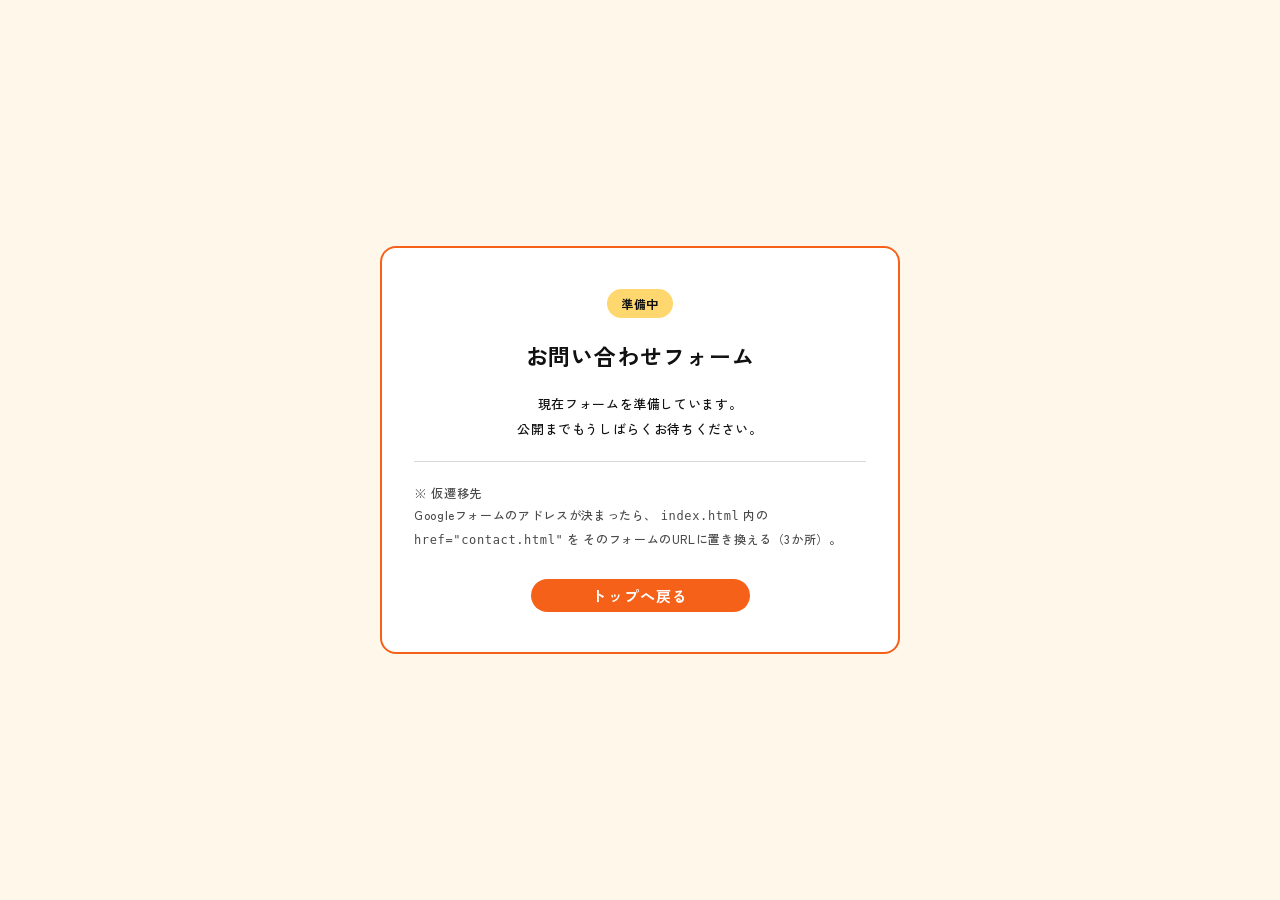
<file: contact.html>
<!DOCTYPE html>
<html lang="ja">

<head>
    <meta charset="UTF-8">
    <meta name="viewport" content="width=device-width, initial-scale=1">
    <!-- 限定公開のため検索エンジンには載せない -->
    <meta name="robots" content="noindex, nofollow">
    <title>お問い合わせフォーム（準備中）｜キャリアトレーナーズ</title>

    <link rel="preconnect" href="https://fonts.googleapis.com">
    <link rel="preconnect" href="https://fonts.gstatic.com" crossorigin>
    <link href="https://fonts.googleapis.com/css2?family=Google+Sans+Flex:wght@400..700&family=Zen+Kaku+Gothic+New:wght@400;500;700;900&display=swap" rel="stylesheet">

    <link rel="stylesheet" href="css/base/reset.css">
    <link rel="stylesheet" href="css/base/variables.css">
    <link rel="stylesheet" href="css/base/base.css">
    <link rel="stylesheet" href="css/components/button.css">

    <style>
        /* このページ専用。1画面で完結するので外部CSSは作らない */
        .stub {
            display: grid;
            place-items: center;
            min-height: 100svh;
            padding: 40px var(--container-gutter);
            background-color: var(--color-bg);
        }

        .stub__card {
            width: 100%;
            max-width: 520px;
            padding: 40px 32px;
            border: 2px solid var(--color-orange);
            border-radius: 16px;
            background-color: var(--color-white);
            text-align: center;
        }

        .stub__label {
            display: inline-block;
            padding: 4px 14px;
            border-radius: 999px;
            background-color: var(--color-yellow);
            font-size: 12px;
            font-weight: var(--weight-bold);
        }

        .stub__title {
            margin-top: 18px;
            font-size: 22px;
            font-weight: var(--weight-bold);
            letter-spacing: 0.04em;
        }

        .stub__text {
            margin-top: 16px;
            font-size: 13px;
            line-height: 1.9;
        }

        .stub__note {
            margin-top: 20px;
            padding-top: 20px;
            border-top: 1px solid rgba(0, 0, 0, 0.15);
            font-size: 12px;
            line-height: 1.8;
            color: var(--color-text-muted);
            text-align: left;
        }

        .stub__actions {
            margin-top: 28px;
        }
    </style>
</head>

<body>
    <main class="stub">
        <div class="stub__card">
            <p class="stub__label">準備中</p>

            <h1 class="stub__title">お問い合わせフォーム</h1>

            <p class="stub__text">
                現在フォームを準備しています。<br>
                公開までもうしばらくお待ちください。
            </p>

            <p class="stub__note">
                ※ 仮遷移先<br>
                Googleフォームのアドレスが決まったら、
                <code>index.html</code> 内の
                <code>href="contact.html"</code> を
                そのフォームのURLに置き換える（3か所）。
            </p>

            <p class="stub__actions">
                <a class="button button--pill" href="index.html">トップへ戻る</a>
            </p>
        </div>
    </main>
</body>

</html>
</file>
<file: css/base/variables.css>
@charset "UTF-8";

/* ==========================================================================
   デザイントークン
   Figmaデザイン（LP_pc_2）から取得した値をここに集約する。
   色やサイズを変えたいときは、原則このファイルだけを編集すれば済むようにしている。
   ========================================================================== */

:root {
    /* --- 色: ベース ------------------------------------------------------ */
    --color-bg: #fef7ea;           /* ページ全体のクリーム地 */
    --color-text: #111111;
    --color-text-muted: #4a4a4a;
    --color-white: #ffffff;
    --color-card: #fefbf9;         /* カードの地色（わずかに暖色） */

    /* --- 色: イエロー系 -------------------------------------------------- */
    --color-yellow: #fed86e;        /* 実技試験対策 / プラン / FAQ の背景帯 */
    --color-yellow-deep: #fcce61;   /* ヒーローの斜めの縁に重なる濃い方 */
    --color-yellow-cta: #fed65c;    /* クロージングCTAの背景帯 */
    --color-yellow-footer: #fef2bb; /* フッター */
    --color-yellow-marker: #f3cf60; /* 見出しの黄色マーカー */

    /* --- 色: オレンジ系（アクセント） ------------------------------------ */
    --color-orange: #f66119;        /* ボタン・カードの枠線 */
    --color-orange-deep: #ff5300;   /* ヒーローのバッジ文字・ご利用の流れの枠線 */
    --color-orange-soft: #f59267;   /* 「おすすめ」バッジ・流れ図の楕円 */
    --color-peach: #ffd6bd;         /* Figma変数「ベースカラー新」 */
    --color-peach-light: #fdf0e4;   /* ヒーローのバッジ地色 */

    /* --- 色: グリーン系（あしらい） -------------------------------------- */
    --color-teal: #2a9d8f;          /* Figma変数「あしらい」 */
    --color-teal-light: #44c3ac;    /* 「お悩み解決」の帯 */
    --color-teal-pale: #b7e4dc;     /* 「両団体共通」タグ */

    /* --- 影 -------------------------------------------------------------- */
    --shadow-button: 4px 4px 0 rgba(0, 0, 0, 0.5);
    --shadow-button-accent: 4px 4px 0 rgba(255, 225, 0, 0.8);
    --shadow-card: 0 2px 12px rgba(0, 0, 0, 0.06);

    /* --- 書体 ------------------------------------------------------------ */
    /* カンプ指定の Google Sans Flex を先頭に置く。この書体は和文を持たないので、
       数字・欧文だけが Google Sans Flex になり、和文は自動で次の書体に落ちる。
       これで HTML 側に印を付けなくても、すべての数字が同じ書体で揃う */
    --font-base: "Google Sans Flex", "Zen Kaku Gothic New", "Hiragino Kaku Gothic ProN",
        "Yu Gothic", "Meiryo", sans-serif;
    --font-number: "Google Sans Flex", var(--font-base);

    --weight-regular: 400;
    --weight-medium: 500;
    --weight-bold: 700;
    --weight-black: 900;

    /* --- レイアウト ------------------------------------------------------ */
    --container-width: 1160px;   /* PCデザインのコンテンツ幅（1440 - 左右140） */
    --container-gutter: 24px;    /* SPでの左右余白 */
    --header-height: 105px;      /* ヘッダー本体。細くしたいときはここを変える */
    --header-gap: 20px;          /* ヘッダーとヒーローの間のクリーム余白 */
    --section-radius: 30px;      /* 背景帯の角丸 */
    --notch-size: 160px;         /* セクション境界の▼の幅（半分）。カンプ実測 320×83 */

    /* --- 動き ------------------------------------------------------------ */
    --transition: 0.25s ease;
}

/* SPではヘッダーを圧縮し、余白も詰める */
@media (max-width: 767px) {
    :root {
        --header-height: 64px;
        --header-gap: 0px;
        --section-radius: 20px;
        --notch-size: 40px;
    }
}
</file>
<file: css/base/base.css>
@charset "UTF-8";

/* ==========================================================================
   ベース
   要素そのものに対する既定スタイル。クラスを付けなくても効く範囲だけを置く。
   ========================================================================== */

body {
    background-color: var(--color-bg);
    color: var(--color-text);
    font-family: var(--font-base);
    font-size: 16px;
    font-weight: var(--weight-medium);
    line-height: 1.8;
    letter-spacing: 0.04em;
    -webkit-font-smoothing: antialiased;
    text-rendering: optimizeLegibility;
    overflow-x: hidden;
}

/* デザイン上、数字は和文より字幅の締まった書体を使う */
.num {
    font-family: var(--font-number);
    font-weight: var(--weight-bold);
    letter-spacing: 0.02em;
}

/* キーボード操作時のフォーカスははっきり見せる */
:focus-visible {
    outline: 3px solid var(--color-orange);
    outline-offset: 3px;
}

/* スマホ版だけ表示（改行用の<br>などに使う） */
.u-sp-only {
    display: none;
}

@media (max-width: 767px) {
    .u-sp-only {
        display: inline;
    }
}

/* 読み上げには残すが画面には出さない要素（複雑な図版の代替テキストなど） */
.visually-hidden {
    position: absolute;
    width: 1px;
    height: 1px;
    margin: -1px;
    padding: 0;
    overflow: hidden;
    clip-path: inset(50%);
    white-space: nowrap;
    border: 0;
}
</file>
<file: css/layout/container.css>
@charset "UTF-8";

/* ==========================================================================
   コンテナ
   PCデザインのコンテンツ幅1160pxを中央寄せする、全セクション共通の器。
   ========================================================================== */

/* 左右の余白ぶんを足しておき、PCでは中身がちょうど1160pxになるようにする */
.container {
    width: 100%;
    max-width: calc(var(--container-width) + var(--container-gutter) * 2);
    margin-inline: auto;
    padding-inline: var(--container-gutter);
}

/* FAQなど、本文幅をやや狭く取るセクション用 */
.container--narrow {
    max-width: calc(1020px + var(--container-gutter) * 2);
}

/* ==========================================================================
   セクション境界の装飾
   背景帯の角丸と、下辺中央から次のセクションへ突き出す▼をまとめて扱う。
   ========================================================================== */

/* 背景帯の上辺を角丸にする */
.is-rounded-top {
    border-top-left-radius: var(--section-radius);
    border-top-right-radius: var(--section-radius);
}

/* 下辺中央の▼。色は各セクションで --notch-color に指定する */
.has-notch {
    position: relative;
    /* 次のセクションの背景に塗りつぶされないよう、重なり順を上げる */
    z-index: 1;
}

.has-notch::after {
    content: "";
    position: absolute;
    top: 100%;
    left: 50%;
    width: 0;
    height: 0;
    border-top: calc(var(--notch-size) * 0.47) solid var(--notch-color);
    border-right: var(--notch-size) solid transparent;
    border-left: var(--notch-size) solid transparent;
    transform: translateX(-50%);
    pointer-events: none;
}

/* 上辺中央に食い込む▼。前のセクションの色を --notch-top-color に指定する */
.has-notch-top {
    position: relative;
}

.has-notch-top::before {
    content: "";
    position: absolute;
    top: 0;
    left: 50%;
    width: 0;
    height: 0;
    border-top: calc(var(--notch-size) * 0.47) solid var(--notch-top-color);
    border-right: var(--notch-size) solid transparent;
    border-left: var(--notch-size) solid transparent;
    transform: translateX(-50%);
    pointer-events: none;
}
</file>
<file: css/layout/header.css>
@charset "UTF-8";

/* ==========================================================================
   ヘッダー
   PCはロゴ・ナビ・CTAの横並び。SPはロゴ＋ハンバーガーで、開くとドロワーが降りる。
   ========================================================================== */

.header {
    position: sticky;
    top: 0;
    z-index: 100;
    height: var(--header-height);
    /* ヒーローとの間のクリーム余白。ヘッダー本体の高さとは分けて持つ */
    margin-bottom: var(--header-gap);
    background-color: var(--color-bg);
}

.header__inner {
    display: flex;
    align-items: center;
    justify-content: space-between;
    height: 100%;
    max-width: calc(1080px + var(--container-gutter) * 2);
    margin-inline: auto;
    padding-inline: var(--container-gutter);
}

.header__logo {
    flex-shrink: 0;
    font-size: 22px;
    font-weight: var(--weight-bold);
    letter-spacing: 0.05em;
    white-space: nowrap;
}

/* ナビとCTAはPCでは一列に並べる（SPではドロワー内で縦積みに切り替える） */
.header__nav {
    display: flex;
    align-items: center;
    margin-left: auto;
}

.header__list {
    display: flex;
    align-items: center;
    gap: 30px;
}

.header__link {
    font-size: 16px;
    font-weight: var(--weight-medium);
    letter-spacing: 0.06em;
    white-space: nowrap;
    transition: color var(--transition);
}

.header__link:hover {
    color: var(--color-orange);
}

.header__cta {
    flex-shrink: 0;
    margin-left: 32px;
}

/* --- ハンバーガー（SPのみ表示） ----------------------------------------- */
.header__toggle {
    display: none;
    position: relative;
    width: 28px;
    height: 20px;
    margin-left: 16px;
}

.header__toggle-bar {
    position: absolute;
    left: 0;
    width: 100%;
    height: 2px;
    background-color: var(--color-text);
    transition: transform var(--transition), opacity var(--transition);
}

.header__toggle-bar:nth-child(1) {
    top: 0;
}

.header__toggle-bar:nth-child(2) {
    top: 9px;
}

.header__toggle-bar:nth-child(3) {
    top: 18px;
}

/* 開いているあいだは×に変形させる */
.header__toggle[aria-expanded="true"] .header__toggle-bar:nth-child(1) {
    transform: translateY(9px) rotate(45deg);
}

.header__toggle[aria-expanded="true"] .header__toggle-bar:nth-child(2) {
    opacity: 0;
}

.header__toggle[aria-expanded="true"] .header__toggle-bar:nth-child(3) {
    transform: translateY(-9px) rotate(-45deg);
}

/* --------------------------------------------------------------------------
   タブレット（768〜1100px）
   1列のまま収めたいので、ロゴ・リンク・CTAを一段小さくして間隔を詰める
   -------------------------------------------------------------------------- */
@media (max-width: 1100px) and (min-width: 768px) {
    .header__logo {
        font-size: 18px;
        margin-right: 24px;
    }

    .header__list {
        gap: 18px;
    }

    .header__link {
        font-size: 14px;
        letter-spacing: 0.02em;
    }

    .header__cta {
        min-width: 0;
        margin-left: 20px;
        padding: 8px 16px;
        font-size: 13px;
    }
}

@media (max-width: 767px) {
    .header__inner {
        padding-inline: 16px;
    }

    .header__logo {
        font-size: 17px;
    }

    .header__toggle {
        display: block;
    }

    /* ナビはドロワーとして画面幅いっぱいに降ろす */
    .header__nav {
        position: absolute;
        top: 100%;
        right: 0;
        left: 0;
        display: block;
        max-height: 0;
        margin-left: 0;
        overflow: hidden;
        background-color: var(--color-bg);
        box-shadow: 0 12px 20px rgba(0, 0, 0, 0.08);
        transition: max-height var(--transition);
    }

    .header__nav[data-open="true"] {
        max-height: 420px;
    }

    .header__list {
        flex-direction: column;
        align-items: stretch;
        gap: 0;
    }

    .header__link {
        display: block;
        padding: 16px 20px;
        border-bottom: 1px solid rgba(0, 0, 0, 0.08);
        font-size: 15px;
    }

    .header__cta {
        margin: 16px 20px 20px;
    }
}
</file>
<file: css/layout/footer.css>
@charset "UTF-8";

/* ==========================================================================
   フッター
   左にロゴ・説明・SNS、右に2つのボタンを縦積みする。
   ========================================================================== */

.footer {
    padding: 74px 0 233px;
    background-color: var(--color-yellow-footer);
}

.footer__inner {
    display: flex;
    align-items: flex-start;
    justify-content: space-between;
    gap: 40px;
    max-width: calc(1080px + var(--container-gutter) * 2);
    margin-inline: auto;
    padding-inline: var(--container-gutter);
}

.footer__logo {
    font-size: 22px;
    font-weight: var(--weight-bold);
    letter-spacing: 0.05em;
}

.footer__description {
    margin-top: 14px;
    font-size: 11px;
    line-height: 1.6;
    letter-spacing: 0.04em;
}

.footer__social {
    display: flex;
    gap: 12px;
    margin-top: 20px;
}

.footer__social-link {
    display: grid;
    place-items: center;
    width: 22px;
    height: 22px;
    transition: opacity var(--transition);
}

.footer__social-link:hover {
    opacity: 0.6;
}

.footer__social-icon {
    width: 100%;
    height: 100%;
    fill: none;
    stroke: currentColor;
    stroke-width: 1.6;
    stroke-linecap: round;
    stroke-linejoin: round;
}

.footer__actions {
    display: flex;
    flex-direction: column;
    align-items: flex-end;
    gap: 12px;
}

/* --------------------------------------------------------------------------
   タブレット（768〜1100px）
   PCの下余白(233px)はカンプの版面に合わせた値で、この幅では下half分が
   ただの空白になってしまうため、内容量に見合う余白に詰める
   -------------------------------------------------------------------------- */
@media (max-width: 1100px) and (min-width: 768px) {
    .footer {
        padding: 56px 0 72px;
    }

    .footer__inner {
        gap: 32px;
    }

    /* 2つのボタンの幅を揃えて右端で縦に並べる */
    .footer__actions .button {
        min-width: 200px;
    }
}

@media (max-width: 767px) {
    .footer {
        padding: 44px 0 56px;
    }

    .footer__inner {
        flex-direction: column;
        align-items: stretch;
        gap: 28px;
    }

    .footer__actions {
        align-items: stretch;
    }

    .footer__actions .button {
        width: 100%;
    }
}

/* 指で押す領域は見た目より広く取る。アイコン自体の大きさは変えず、
   まわりの余白でタップ領域を44pxまで広げている */
@media (max-width: 1100px) {
    .footer__social {
        gap: 4px;
        margin-top: 10px;
        /* 余白のぶん左へずれるので、文字の左端に合わせて戻す */
        margin-left: -11px;
    }

    .footer__social-link {
        width: 44px;
        height: 44px;
        padding: 11px;
    }
}
</file>
<file: css/components/button.css>
@charset "UTF-8";

/* ==========================================================================
   ボタン
   LP内には形の違う4種類が出てくるので、.button を土台にモディファイアで分ける。
   ========================================================================== */

.button {
    display: inline-flex;
    align-items: center;
    justify-content: center;
    gap: 10px;
    font-weight: var(--weight-bold);
    /* 行の高さで箱が膨らまないようにする */
    line-height: 1;
    letter-spacing: 0.08em;
    text-align: center;
    transition: transform var(--transition), opacity var(--transition),
        background-color var(--transition);
}

.button:hover {
    opacity: 0.88;
    transform: translateY(-2px);
}

.button:active {
    transform: translateY(0);
}

.button__icon {
    flex-shrink: 0;
    width: 1.25em;
    height: 1.25em;
    fill: none;
    stroke: currentColor;
    stroke-width: 1.6;
    stroke-linecap: round;
    stroke-linejoin: round;
}

/* --- ヘッダー・フッターの丸いオレンジボタン ---------------------------- */
.button--pill {
    min-width: 219px;
    padding: 9px 26px;
    border-radius: 999px;
    background-color: var(--color-orange);
    color: var(--color-white);
    font-size: 15px;
}

/* --- 同じ形の白抜き版（フッターの「お問い合わせ」） -------------------- */
.button--pill-outline {
    min-width: 160px;
    padding: 10px 22px;
    border: 1px solid var(--color-orange);
    border-radius: 999px;
    background-color: var(--color-white);
    color: var(--color-text);
    font-size: 15px;
    font-weight: var(--weight-medium);
}

/* --- プランカード内の角丸長方形ボタン ---------------------------------- */
.button--block {
    width: 100%;
    max-width: 260px;
    padding: 10px 16px;
    border-radius: 3px;
    background-color: var(--color-white);
    border: 1px solid var(--color-text);
    box-shadow: var(--shadow-button);
    color: var(--color-text);
    font-size: 18px;
}

/* 「おすすめ」プラン側は塗りのオレンジ＋黄色い影 */
.button--block-accent {
    border-color: var(--color-orange);
    background-color: var(--color-orange);
    box-shadow: var(--shadow-button-accent);
    color: var(--color-white);
}

/* --- クロージングCTAの大きいボタン（カンプ実測） ------------------------- */
.button--hero {
    gap: 30px;
    min-width: 490px;
    padding: 30px 40px;
    border-radius: 30px;
    background-color: #fd793a;
    /* 下辺の濃いオレンジに加えて、カンプ同様の柔らかい影を重ねる（値は em なのでSPでも比例） */
    box-shadow: 0 5px 2px #ac3800, 0.07em 0.09em 0.05em rgba(0, 0, 0, 0.28);
    color: var(--color-white);
    font-size: 40px;
    letter-spacing: 0.04em;
}

.button--hero .button__icon {
    width: 58px;
    height: 58px;
    stroke-width: 1.4;
}

/* タブレット幅（iPad等）。PC用の固定値のままだと大きすぎるため、
   cta.css側のタイトル縮小と同じ1100pxで button--hero も縮小する */
@media (max-width: 1100px) {
    .button--hero {
        gap: 18px;
        min-width: 300px;
        padding: 18px 26px;
        border-radius: 20px;
        box-shadow: 0 3px 1px #ac3800, 0.07em 0.09em 0.05em rgba(0, 0, 0, 0.28);
        font-size: 24px;
    }

    .button--hero .button__icon {
        width: 36px;
        height: 36px;
    }
}

@media (max-width: 767px) {
    .button--pill {
        min-width: 0;
        padding: 10px 18px;
        font-size: 13px;
    }

    /* カンプ実測 257×59。PCの約半分 */
    /* 402pxのカンプ実測(257×59)を上限に、狭い端末では画面幅に追従させる */
    .button--hero {
        gap: min(15px, 3.73vw);
        min-width: 0;
        padding: min(15px, 3.73vw) min(20px, 4.98vw);
        border-radius: min(15px, 3.73vw);
        box-shadow: 0 3px 1px #ac3800, 0.07em 0.09em 0.05em rgba(0, 0, 0, 0.28);
        font-size: min(20px, 4.98vw);
    }

    .button--hero .button__icon {
        width: min(29px, 7.21vw);
        height: min(29px, 7.21vw);
    }

    .button--block {
        font-size: 15px;
    }
}
</file>
<file: css/components/section-title.css>
@charset "UTF-8";

/* ==========================================================================
   セクション見出し
   「ご利用の流れ」「講師紹介」「試験日程」は黄色いマーカー、
   「プラン・料金」はオレンジの波線と、下敷きの装飾だけが違う。
   ========================================================================== */

.section-title {
    position: relative;
    /* 装飾を z-index:-1 で敷くため、ここで重なりの基準をつくる */
    z-index: 0;
    width: fit-content;
    margin-inline: auto;
    padding-inline: 18px;
    font-size: 44px;
    font-weight: var(--weight-bold);
    line-height: 1.3;
    letter-spacing: 0.1em;
    text-align: center;
}

/* 見出しの下敷き（マーカー・波線）は装飾なので読み上げ対象から外す */
.section-title__deco {
    position: absolute;
    z-index: -1;
    left: 50%;
    transform: translateX(-50%);
    max-width: none;
    pointer-events: none;
}

/* --- 黄色いマーカー ----------------------------------------------------- */
.section-title--marker .section-title__deco {
    bottom: -6px;
    width: calc(100% + 46px);
    height: 46px;
    object-fit: fill;
}

/* --- オレンジの波線（プラン・料金） ------------------------------------- */
.section-title--wave {
    font-size: 54px;
    /* 影は文字サイズ基準。54pxに対して4px ＝ 0.074em */
    text-shadow: 0 0.074em 0 var(--color-white);
}

.section-title--wave .section-title__deco {
    bottom: -14px;
    width: calc(100% + 115px);
    height: 40px;
}

/* --- 補足の一文 --------------------------------------------------------- */
.section-lead {
    margin-top: 24px;
    font-size: 28px;
    letter-spacing: 0.06em;
    text-align: center;
}

@media (max-width: 767px) {
    .section-title {
        /* カンプ実測: 6文字で169px */
        font-size: 26px;
        padding-inline: 10px;
    }

    .section-title--marker .section-title__deco {
        bottom: -4px;
        width: calc(100% + 26px);
        height: 30px;
    }

    .section-title--wave .section-title__deco {
        bottom: -14px;
        width: calc(100% + 90px);
        height: 26px;
    }

    .section-lead {
        margin-top: 16px;
        font-size: 15px;
        line-height: 1.7;
    }
}
</file>
<file: css/sections/hero.css>
@charset "UTF-8";

/* ==========================================================================
   ヒーロー
   写真を全面に敷き、左側に黄色い斜めの図形を重ねる。

   PCカンプは 1440×860。画面幅が変わっても崩れないよう、
   セクション自体を aspect-ratio でその比率に保ち、
   中の要素は位置も大きさも「割合」で置いている。
   これで 1101px〜1440px の間は全体が相似形で拡大縮小する。
   （1440px を超えるぶんは高さを 860px で頭打ちにし、中身は中央の1440pxに収める）
   ========================================================================== */

.hero {
    position: relative;
    width: 100%;
    aspect-ratio: 1440 / 860;
    max-height: 860px;
    overflow: hidden;
    background-color: var(--color-yellow);
}

.hero__photo {
    position: absolute;
    inset: 0;
    width: 100%;
    height: 100%;
    object-fit: cover;
    object-position: 62% 40%;
}

/* 左側の黄色い斜め図形。上辺521px→下辺207pxへ傾く */
.hero__shape {
    position: absolute;
    inset: 0;
    /* カンプでは黄色い図形が重なっていて、斜めの縁だけ色が濃くなる。
       外側（この要素）を濃い黄色にして、内側を疑似要素で主の黄色に塗る */
    background-color: var(--color-yellow-deep);
    clip-path: polygon(0 0, 37% 0, 24% 100%, 0 100%);
}

/* 濃い帯の幅はカンプ実測71px＝画面幅1440の4.93%ぶん内側に寄せる */
.hero__shape::before {
    content: "";
    position: absolute;
    inset: 0;
    background-color: var(--color-yellow);
    clip-path: polygon(0 0, 32.07% 0, 19.07% 100%, 0 100%);
}

/* 人物の切り抜き。PCでは使わない（SPのみ図形の上に重ねる） */
.hero__woman {
    display: none;
}

.hero__inner {
    position: relative;
    z-index: 1;
    height: 100%;
    max-width: 1440px;
    margin-inline: auto;
}

/* --- 見出し上のリード（文字＋ブレースが一体のSVG） ---------------------- */
/* カンプ実測 x=47 y=90 385×150 を 1440×860 基準の割合に直している */
.hero__brace {
    position: absolute;
    top: 16%;
    left: 3%;
    width: 22.5%;
    height: auto;
}

/* --- キャッチコピー ------------------------------------------------------ */
.hero__title {
    position: absolute;
    top: 33.84%;
    left: 7.1%;
    display: flex;
    flex-direction: column;
    align-items: stretch;
    gap: 0.15em;
    font-weight: var(--weight-bold);
    line-height: 1.15;
    letter-spacing: 0.04em;
}

.hero__title-line {
    position: relative;
    display: block;
    /* 上paddingをなくし、文字上部がボックスからはみ出るようにする */
    padding: 0 0.52em 0.21em;
    font-size: min(66px, 4.58vw);
    white-space: nowrap;
}

/* 文字の下2/3だけを覆う白いボックスを擬似要素で配置 */
.hero__title-line::before {
    content: '';
    position: absolute;
    bottom: 0;
    left: 0;
    right: 0;
    height: 67%;
    background-color: var(--color-white);
    z-index: -1;
}

/* 影は文字サイズ基準(em)で持つ。px固定だと画面が小さいとき
   文字に対して影だけが大きく残り、離れて見えてしまう。
   カンプのPC値は 66px に対して 5px ＝ 0.076em */
.hero__title-line:first-child {
    text-shadow: -0.076em -0.076em 0.045em #ffffff;
}

.hero__title-line:last-child {
    text-shadow: 0.076em 0.076em 0 rgba(0, 0, 0, 0.25);
    color: var(--color-orange);
}

/* 「重ねる」「合格」だけひとまわり大きく見せる */
.hero__title-strong {
    font-size: min(88px, 6.11vw);
}

.hero__title-accent {
    color: var(--color-orange);
}

/* カンプ実測 118×146 */
.hero__sparkle {
    position: absolute;
    top: 42%;
    left: 85%;
    width: 13%;
    height: auto;
    pointer-events: none;
}

/* --- 特徴バッジ3つ（カンプ実測 206×115、間隔22px） --------------------- */
.hero__badges {
    position: absolute;
    top: 71.16%;
    left: 9.17%;
    display: flex;
    gap: min(22px, 1.53vw);
}

/* 3つとも文字色はオレンジ。地色はページと同じクリーム */
.hero__badge {
    display: flex;
    flex-direction: column;
    align-items: center;
    justify-content: center;
    min-width: min(206px, 14.31vw);
    min-height: min(115px, 7.99vw);
    padding: min(12px, 0.83vw) min(18px, 1.25vw);
    /* 右上だけ角を残し、他3隅は角丸 */
    border-radius: min(24px, 1.67vw) 0 min(24px, 1.67vw) min(24px, 1.67vw);
    background-color: var(--color-bg);
    color: var(--color-orange-deep);
    text-align: center;
}

.hero__badge-label {
    font-size: min(17px, 1.18vw);
    font-weight: var(--weight-bold);
    letter-spacing: 0.06em;
}

.hero__badge-value {
    margin-top: 2px;
    font-size: min(30px, 2.08vw);
    font-weight: var(--weight-bold);
    letter-spacing: 0.04em;
    white-space: nowrap;
}

.hero__badge-unit {
    font-size: min(17px, 1.18vw);
}

/* --------------------------------------------------------------------------
   タブレット（768〜1100px）
   PCと同じ重ね構成（写真＋斜めの黄色＋その上に文字）をそのまま使う。
   位置も大きさもすべて割合なので、幅が変わっても相似形で縮むだけ。
   文字だけは小さくなりすぎないよう下限を設ける。
   -------------------------------------------------------------------------- */
@media (max-width: 1100px) and (min-width: 768px) {
    .hero__title-line {
        font-size: max(26px, 4.58vw);
    }

    .hero__title-strong {
        font-size: max(30px, 5.42vw);
    }

    /* バッジのテキストがPCと同じ計算式のままだと縮みすぎるので、
       下限を付けてひと回り大きくする */
    .hero__badge-label,
    .hero__badge-unit {
        font-size: max(13px, 1.4vw);
    }

    .hero__badge-value {
        font-size: max(22px, 2.4vw);
    }
}

/* --------------------------------------------------------------------------
   スマートフォン
   SPカンプ(402×522)も写真の上に重ねる構成。位置はすべてその比率で指定する
   -------------------------------------------------------------------------- */
@media (max-width: 767px) {
    .hero {
        aspect-ratio: 402 / 522;
        max-height: none;
        background-color: var(--color-bg);
    }

    /* 黄色い図形は上辺いっぱいから左下へ向かって斜めに抜ける */
    .hero__shape {
        clip-path: polygon(0 0, 100% 0, 100% 19%, 0 46%);
    }

    /* 濃い帯の厚みはヒーロー高さの5%ぶん */
    .hero__shape::before {
        clip-path: polygon(0 0, 100% 0, 100% 14%, 0 39%);
    }

    /* hero.jpg の人物だけを、写真とまったく同じ位置・倍率で重ねる。
       hero_woman は hero.jpg の (0,0)-(1916,1241) にあたるので、
       写真の object-fit:cover と同じ計算で位置と大きさを出している。
       .hero__inner(z-index:1) より下・.hero__shape より上に来る */
    .hero__woman {
        display: block;
        position: absolute;
        top: 11.99%;
        /* 写真の見切れ幅は画面幅の81.17%。left はその object-position 倍。
           78% なら -81.17% × 0.78 = -63.31%（写真を動かしたらここも合わせる） */
        left: -63.31%;
        /* reset の max-width:100% を解除しないと写真と倍率が合わない */
        max-width: none;
        width: 180.8%;
        height: 90.17%;
        pointer-events: none;
    }

    /* カンプでは写真は原寸の35%で、ヒーローの下辺に揃えて置かれている。
       高さが足りないぶん上に空くが、そこは黄色い図形が覆うので見えない。
       （この比率だと縦がぴったり収まってしまい object-position の縦が効かないため、
       高さで倍率を決めて下寄せする） */
    .hero__photo {
        top: auto;
        /* 下へはみ出させて下端を少し切る（人物の位置をカンプに合わせるため） */
        bottom: -5%;
        height: 93%;
        object-position: 78% 50%;
    }

    .hero__brace {
        top: 9%;
        left: 8%;
        width: 50%;
        margin: 0;
        transform: none;
    }

    .hero__title {
        top: 59.4%;
        left: 6%;
        gap: 0;
    }

    .hero__title-line {
        padding: 0.1em 0.5em;
        font-size: 6.8vw;
        line-height: 1;
    }

    .hero__title-line::before {
        height: 82%;
    }

    .hero__title-strong {
        font-size: 8.9vw;
    }

    .hero__sparkle {
        top: 48%;
        left: 83%;
        width: 13%;
    }

    /* バッジ3つは中央に寄せて1行に収める */
    .hero__badges {
        top: 77.6%;
        left: 50%;
        width: 65%;
        gap: 1.2%;
        transform: translateX(-50%);
    }

    /* カンプ実測 68×38、文字まわりの余白は左右11px・上下10px、角丸8px */
    .hero__badge {
        flex: 1 1 0;
        min-width: 0;
        min-height: 0;
        padding: 2.6vw 5.5vw;
        /* カンプは右上だけ直角 */
        border-radius: 2vw 0 2vw 2vw;
        /* body の 1.8 のままだと箱が縦に伸びるので詰める */
        line-height: 1.2;
    }

    .hero__badge-label,
    .hero__badge-unit {
        font-size: 2.3vw;
        letter-spacing: 0;
        white-space: nowrap;
    }

    .hero__badge-value {
        margin-top: 0.2vw;
        font-size: 3.3vw;
        letter-spacing: 0;
    }
}
</file>
<file: css/sections/worry.css>
@charset "UTF-8";

/* ==========================================================================
   こんなお悩み、ございませんか？

   PCとSPで組み方が大きく変わるセクション。
     PC … 大きな紙テクスチャのブロブを1枚敷き、中央に2人を並べて左右にお悩みを配置
     SP … 「女性＋お悩み2件」「お悩み2件＋男性」の2つのかたまりを上下に置き、
           かたまりごとに小さなブロブを敷く

   どちらにも対応できるよう、HTMLは人物ごとのグループでくくってある。
   PCではグループを display:contents で透過させ、中の文章をそのまま
   .worry__body のグリッドに並べている。
   ========================================================================== */

.worry {
    padding: 132px 0 400px;
    background-color: var(--color-bg);
}

.worry__title {
    /* fit-contentにして、直下に置く「全体用」波線の幅をタイトルの実際の
       文字幅にぴったり合わせられるようにする */
    position: relative;
    z-index: 0;
    width: fit-content;
    margin-inline: auto;
    font-size: 46px;
    font-weight: var(--weight-bold);
    letter-spacing: 0.08em;
    text-align: center;
}

/* 行ごと（SP用）の波線を置くための基準 */
.worry__title-highlight {
    position: relative;
    /* z-index:-1 の波線がこの要素の外側まで沈んでしまわないよう、
       ここでスタッキングコンテキストを作る */
    z-index: 0;
    display: inline-block;
}

.worry__title-deco {
    position: absolute;
    z-index: -1;
    left: 50%;
    height: auto;
    max-width: none;
    transform: translateX(-50%);
    pointer-events: none;
}

/* PC: 改行しないので、タイトル全体の下に1本だけ通す */
.worry__title-deco--full {
    bottom: -14px;
    width: calc(100% + 20px);
}

/* SP: 「お悩み、」で改行して2行になるため、行ごとに1本（PCでは非表示） */
.worry__title-deco--part {
    display: none;
    bottom: -10px;
    width: calc(100% + 28px);
}

/* 中央のイラストは重ね置きにして、文章だけを2列×2行で組む */
.worry__body {
    position: relative;
    display: grid;
    grid-template-columns: 1fr 1fr;
    column-gap: 360px;
    row-gap: 120px;
    margin-top: 280px;
}

/* PCではグループの箱を消し、中の文章を直接グリッドに載せる */
.worry__group {
    display: contents;
}

/* 背景の紙テクスチャのブロブ。装飾なので読み上げ対象にしない */
.worry__blob {
    position: absolute;
    z-index: 0;
    top: 50%;
    left: 54%;
    width: 1184px;
    height: 786px;
    transform: translate(-50%, -50%);
    background-image: url("../../images/worry/worry-blob.svg");
    background-size: contain;
    background-repeat: no-repeat;
    background-position: center;
    pointer-events: none;
}

/* --- 人物イラスト --------------------------------------------------------
   カンプでは2人が1つのかたまり(244×460)として中央に置かれる。
   SPで別々の位置に飛ばせるよう画像は2枚に分け、PCでは中央からのずれで
   カンプの並びを再現している */
.worry__figure {
    position: absolute;
    z-index: 1;
    top: 50%;
    left: 50%;
    height: auto;
}

.worry__group--woman .worry__figure {
    width: 130px;
    transform: translate(calc(-50% - 56px), calc(-50% + 10px));
}

.worry__group--man .worry__figure {
    width: 136px;
    transform: translate(calc(-50% + 55px), calc(-50% - 3px));
}

.worry__item {
    position: relative;
    z-index: 1;
    font-size: 28px;
    font-weight: var(--weight-bold);
    line-height: 1.6;
    letter-spacing: 0.1em;
}

/* 各行の下に手書き風の下線を引く */
.worry__line {
    display: inline-block;
    border-bottom: 2px solid var(--color-text);
    white-space: nowrap;
}

/* グループ内の1件目が上段、2件目が下段 */
.worry__group .worry__item:nth-of-type(1) {
    grid-row: 1;
}

.worry__group .worry__item:nth-of-type(2) {
    grid-row: 2;
}

.worry__item--right {
    grid-column: 2;
    text-align: left;
    margin-left: 40px;
}

.worry__item--left {
    grid-column: 1;
    text-align: right;
}

.worry__item--left .worry__line {
    text-align: left;
}

@media (max-width: 1100px) {
    .worry {
        padding-top: 90px;
        padding-bottom: 240px;
    }

    /* iPad幅でも1行に収まらず任意の位置で折れてしまうため、
       「こんなお悩み、」の直後で改行し、SPと同じ行ごとの波線に切り替える */
    .worry__title .u-sp-only {
        display: inline;
    }

    .worry__title-deco--full {
        display: none;
    }

    .worry__title-deco--part {
        display: block;
        bottom: -8px;
        width: calc(100% + 20px);
    }

    .worry__body {
        column-gap: 250px;
        row-gap: 80px;
        margin-top: 210px;
    }

    .worry__item {
        font-size: 19px;
    }

    .worry__blob {
        width: 96%;
        /* .worry__body の高さ（テキストの行数依存で小さい）に対する%だと
           containで画像が過度に縮小されるため、素材本来の比率で高さを決める */
        height: auto;
        aspect-ratio: 1184 / 786;
    }

    .worry__group--woman .worry__figure {
        width: 100px;
        transform: translate(calc(-50% - 43px), calc(-50% + 8px));
    }

    .worry__group--man .worry__figure {
        width: 104px;
        transform: translate(calc(-50% + 42px), calc(-50% - 2px));
    }
}

/* --------------------------------------------------------------------------
   スマートフォン（カンプ iPhone17-1 / 402px 基準）

   PCの2列組みをやめ、次の2つのかたまりを上下に積む。
     1段目 … 左に女性、右のブロブの上にお悩み2件
     2段目 … 左のブロブの上にお悩み2件、右に男性
   カンプの座標をそのまま％で使いたいので、.worry__body だけ左右の余白を
   打ち消して画面幅いっぱいに広げ、文字も vw で一緒に伸縮させている。
   -------------------------------------------------------------------------- */
@media (max-width: 767px) {
    .worry {
        /* カンプ実測: 見出しまで64px / 下は91px */
        padding: 56px 0 64px;
    }

    .worry__title {
        /* 他セクションの見出し（支援・流れ等）に近いサイズ。「お悩み、」で改行して2行にする */
        font-size: 24px;
        left: 0px;
    }

    /* 表示切り替え自体は1100px側で行っている。SPではさらにサイズだけ詰める */
    .worry__title-deco--part {
        bottom: -4px;
        width: calc(100% + 14px);
    }

    .worry__body {
        display: flex;
        flex-direction: column;
        /* かたまり同士の間はカンプ実測23px */
        gap: 6.4vw;
        /* 見出しの下からブロブまで35px */
        margin-top: 6.7vw;
        margin-inline: calc(var(--container-gutter) * -1);
    }

    /* PCの大きなブロブはSPでは使わない */
    .worry__blob {
        display: none;
    }

    /* かたまりごとに小さなブロブを敷く。カンプ実測 220×141 */
    .worry__group {
        display: block;
        position: relative;
        /* かたまりの高さがブロブ(141px)と揃うだけの上下余白 */
        padding-block: 4.5vw;
    }

    .worry__group::before {
        content: "";
        position: absolute;
        z-index: 0;
        /* 文字を大きくしたので固定比率をやめ、かたまりの高さいっぱいに伸ばして
           文章全体を包むようにする。幅はグループごとに指定 */
        top: 0;
        bottom: 0;
        background-image: url("../../images/worry/worry-blob.svg");
        background-size: 100% 100%;
        background-repeat: no-repeat;
        pointer-events: none;
    }

    /* 1段目はブロブが右寄り、2段目は左寄り */
    .worry__group--woman::before {
        left: 32vw;
        width: 65vw;
    }

    .worry__group--man::before {
        left: 8vw;
        width: 65vw;
    }

    /* 文章の左端（カンプ実測 x=182 / x=97） */
    .worry__group--woman {
        padding-left: 43vw;
        padding-right: 4vw;
    }

    .worry__group--man {
        padding-left: 16vw;
        padding-right: 26vw;
    }

    /* 人物は各かたまりの外側の端に、下ぞろえで置く */
    .worry__figure {
        top: auto;
        left: auto;
        width: 8.7vw;
        transform: none;
    }

    .worry__group--woman .worry__figure {
        bottom: 6.4%;
        left: 20vw;
        width: 8.7vw;
        transform: none;
    }

    .worry__group--man .worry__figure {
        bottom: 7.1%;
        left: 80vw;
        /* 男性のSVGは余白を含むぶん、カンプの見た目(35×124)に合わせて大きめに */
        width: 10vw;
        transform: none;
    }

    /* 行送りは font-size の2倍 */
    .worry__item,
    .worry__item--left,
    .worry__item--right {
        grid-row: auto;
        margin-left: 0;
        font-size: 3.6vw;
        font-weight: var(--weight-medium);
        line-height: 2;
        letter-spacing: 0.02em;
        text-align: left;
    }

    /* お悩み1件目と2件目の間（カンプ実測で1行ぶん余分にあく） */
    .worry__item + .worry__item {
        margin-top: 5vw;
    }

    /* カンプのSPには下線が無いが、PCと表現をそろえるため引いている。
       文字が小さいので2pxでは太すぎるため1pxに落とす */
    .worry__line {
        border-bottom-width: 1px;
        /* .worry__item の line-height:2 を引き継ぐと下線が離れて見えるため、
           このinline-blockだけ行の高さを詰めてテキストに添わせる */
        line-height: 1.3;
    }
}
</file>
<file: css/sections/solve.css>
@charset "UTF-8";

/* ==========================================================================
   「そのお悩み、○○が解決します！」の帯
   看板を模した緑の帯。左右に留めビス、下辺中央から次のセクションへ▼が伸びる。
   ========================================================================== */

.solve {
    --notch-color: var(--color-teal-light);

    position: relative;
    /* supportの黄色バックより手前に出ないよう z-index を 1 に下げる */
    z-index: 1;
    padding: 140px 0 140px;
    /* 下を伸ばした分、supportが上に被さるよう負のマージンをセット */
    margin-bottom: -60px;
    background-color: var(--color-teal-light);
    /* 上左・上右だけ角丸、下左・下右はシャープ */
    border-radius: var(--section-radius) var(--section-radius) 0 0;
}

/* solve の ::after 三角は support に隠れるため非表示。
   代わりに support の ::before (has-notch-top) で前面に描く */
.solve.has-notch::after {
    display: none;
}

/* 帯の上辺にかかる電球 */
.solve__bulb {
    position: absolute;
    top: 55px;
    left: 50%;
    width: 48px;
    transform: translateX(-50%);
    pointer-events: none;
}

.solve__text {
    color: var(--color-white);
    font-size: 26px;
    font-weight: var(--weight-medium);
    letter-spacing: 0.1em;
    text-align: center;
}

/* ブランド名だけ字間を広げて目立たせる */
.solve__brand {
    font-size: 30px;
    font-weight: var(--weight-bold);
    letter-spacing: 0.18em;
}

/* 看板の留めビス */
.solve__rivet {
    position: absolute;
    top: 24px;
    width: 12px;
    height: 12px;
    border-radius: 50%;
    background-color: rgba(0, 0, 0, 0.55);
}

.solve__rivet--left {
    left: 24px;
}

.solve__rivet--right {
    right: 24px;
}

@media (max-width: 767px) {
    .solve {
        /* 電球（top:18px, 高さ約46px）とテキストの間に隙間ができるよう上パディングを広げる */
        padding: 78px 16px 56px;
        /* スマホでも少し重なるよう小さめの負のマージン */
        margin-bottom: -20px;
    }

    .solve__bulb {
        width: 32px;
        top: 18px;
    }

    .solve__text {
        font-size: 12px;
        line-height: 1.7;
    }

    .solve__brand {
        font-size: 14px;
        letter-spacing: 0.06em;
    }

    .solve__rivet {
        width: 8px;
        height: 8px;
    }

    .solve__rivet--left {
        left: 18px;
    }

    .solve__rivet--right {
        right: 18px;
    }
}
</file>
<file: css/sections/support.css>
@charset "UTF-8";

/* ==========================================================================
   実技試験対策（3つの強み）
   黄色い帯の上にカードを3枚並べ、下に対応団体のバナーを置く。
   ========================================================================== */

.support {
    --notch-color: var(--color-yellow);
    /* solveの三角をsupportの前面に描く */
    --notch-top-color: var(--color-teal-light);

    position: relative;
    /* solveの緑バックより手前に出るよう z-index を上げる */
    z-index: 2;
    padding: 100px 0 150px;
    background-color: var(--color-yellow);
}

.support__heading {
    position: relative;
    text-align: center;
}

/* 「気軽に」＋斜線が一体のSVG。見出しテキストの左上あたりに重なるよう配置 */
/* 見出しは中央揃えなので、その文字の左端は画面幅によって動く。
   left を % で置くと幅ごとに見出しとの距離が変わってしまうため、
   中央から「見出しの文字幅の半分(146px) ＋ 一定の間隔」を引いて位置を決める。
   これで 768px〜1440px のどの幅でも見出しとの位置関係が変わらない */
.support__eyebrow {
    position: absolute;
    top: -59px;
    left: calc(50% - 232px);
    width: 139px;
    height: auto;
}

.support__title {
    /* あしらいと重ねるぶんの余白 */
    margin-top: 82px;
    font-size: 46px;
    font-weight: var(--weight-bold);
    letter-spacing: 0.06em;
}

.support__lead {
    margin-top: 28px;
    font-size: 28px;
    letter-spacing: 0.06em;
}

/* SPカンプは「変える、」で改行される。かたまりごとに折り返させておけば
   PCは1行のまま、SPだけ2行になる */
.support__lead-line {
    display: inline-block;
}

/* --- カード3枚 ----------------------------------------------------------- */
.support__cards {
    display: grid;
    grid-template-columns: repeat(3, 1fr);
    gap: 35px;
    margin-top: 62px;
}

.support__card {
    display: flex;
    flex-direction: column;
    overflow: hidden;
    border-radius: 8px;
    background-color: var(--color-bg);
}

.support__card-image {
    width: 100%;
    aspect-ratio: 365 / 240;
    object-fit: cover;
}

.support__card-body {
    padding: 22px 24px 30px;
}

.support__card-title {
    font-size: 28px;
    font-weight: var(--weight-bold);
    letter-spacing: 0.04em;
}

.support__card-text {
    margin-top: 12px;
    font-size: 17px;
    line-height: 1.9;
}

/* --- 対応団体のバナー ---------------------------------------------------- */
.support__banner-wrap {
    position: relative;
    margin-top: 100px;
    margin-left: 40px;
}

/* 吹き出し。カンプ実測 箱811×96＋右へ40pxの尻尾、影は右19px/下23px。
   尻尾が細く尖った形なので clip-path で切り抜く。
   clip-path は filter の結果ごと切り取ってしまうため、影は外側の要素に付ける。 */
.support__banner {
    position: relative;
    max-width: 851px;
    margin-left: 16px;
    /* 右端はイラストの手前まで */
    margin-right: 190px;
    filter: drop-shadow(19px 23px 0 var(--color-orange-deep));
}

/* 白い面より一回り大きい同じ形を敷いて、2pxの枠線に見せる */
.support__banner::before {
    content: "";
    position: absolute;
    inset: -2px;
    background-color: var(--color-orange-deep);
    clip-path: polygon(
        0 0,
        95.3% 0,
        95.3% 29.17%,
        100% 36.46%,
        95.3% 64.58%,
        95.3% 100%,
        0 100%
    );
}

.support__banner-text {
    position: relative;
    /* 尻尾のぶん右の余白を広く取る */
    padding: 24px 74px 24px 57px;
    background-color: var(--color-white);
    clip-path: polygon(
        0 0,
        95.3% 0,
        95.3% 29.17%,
        100% 36.46%,
        95.3% 64.58%,
        95.3% 100%,
        0 100%
    );
    font-size: 20px;
    line-height: 45px;
    letter-spacing: 0.02em;
    white-space: nowrap;
}

.support__banner-illust {
    position: absolute;
    right: 70px;
    bottom: -50px;
    width: 180px;
    pointer-events: none;
}

@media (max-width: 1100px) {
    .support__cards {
        gap: 20px;
    }

    .support__card-title {
        font-size: 19px;
    }

    .support__banner-illust {
        width: 150px;
    }

    .support__banner {
        margin-right: 220px;
        /* max-widthいっぱいに広がると、2行に折り返した後のテキストに対して
           吹き出しが余りすぎるため、実際のテキスト幅に合わせて縮める */
        width: fit-content;
        max-width: 100%;
    }

    /* nowrap＋固定20pxのままだと、狭くなったバナー幅からテキストがはみ出すため、
       SPと同様に2行へ折り返し、文字サイズも幅に応じて縮める */
    .support__banner-text {
        padding: 16px 60px 16px 40px;
        font-size: clamp(13px, 1.7vw, 18px);
        line-height: 1.6;
        white-space: normal;
    }

    .support__banner-text .support__lead-line {
        display: block;
    }
}

@media (max-width: 767px) {
    .support {
        padding: 44px 0 39px;
    }

    /* SPは見出しテキストの左上に合わせる */
    /* SPも同じ考え方。見出しは28pxで文字幅は約174pxなので、その半分の87pxを使う */
    .support__eyebrow {
        top: -20px;
        left: calc(50% - 127px);
        width: 46px;
        max-width: none;
    }

    .support__title {
        /* カンプ実測: セクション上端から67pxで文字が始まる */
        margin-top: 13px;
        font-size: 28px;
    }

    .support__lead {
        margin-top: 14px;
        font-size: min(16px, 3.85vw);
        line-height: 1.55;
    }

    /* SPは必ず2行に分けて見せる */
    .support__lead .support__lead-line {
        display: block;
    }

    /* カンプ実測 カード幅300px・間隔23px */
    .support__cards {
        grid-template-columns: 1fr;
        max-width: 300px;
        margin-inline: auto;
        gap: 23px;
        margin-top: 29px;
    }

    /* カンプ実測 写真300×190 */
    .support__card-image {
        aspect-ratio: 300 / 190;
    }

    .support__card-body {
        padding: 18px 29px 30px;
    }

    .support__card-title {
        font-size: 14px;
    }

    .support__card-text {
        margin-top: 11px;
        font-size: 12px;
        line-height: 1.6;
    }

    .support__banner-wrap {
        margin-top: 50px;
        margin-left: 0 !important;
        margin-right: 0 !important;
    }

    /* SPカンプでは影が無く、尻尾は下（イラスト側）を向く。
       枠線を出したいので clip-path はやめ、疑似要素の三角形で尻尾を作る */
    .support__banner {
        max-width: none;
        /* カンプ実測 325px（コンテナ354pxに対して92%） */
        width: 92%;
        margin-left: auto !important;
        margin-right: auto !important;
        filter: none;
    }

    .support__banner::before {
        display: none;
    }

    .support__banner-text {
        position: relative;
        padding: 18px 17px 18px;
        border: 2px solid var(--color-orange);
        clip-path: none;
        font-size: 12px;
        line-height: 1.7;
        letter-spacing: 0.02em;
        white-space: normal;
        text-align: left;
    }

    /* 尻尾は枠線色と白の三角を重ねて表現する */
    .support__banner-text::before,
    .support__banner-text::after {
        content: "";
        position: absolute;
        top: 100%;
        left: 50%;
        transform: translateX(-50%);
        width: 0;
        height: 0;
        border-style: solid;
        border-color: transparent;
        border-bottom-width: 0;
    }

    .support__banner-text::before {
        margin-top: 0;
        border-width: 14px 13px 0;
        border-top-color: var(--color-orange-deep);
    }

    .support__banner-text::after {
        margin-top: -3px;
        margin-left: 2px;
        border-width: 11px 11px 0;
        border-top-color: var(--color-white);
    }

    .support__banner-illust {
        position: static;
        display: block;
        /* 素材の中身が右寄りなので、見た目が中央に来るよう少し戻す */
        width: 100px;
        margin: 10px auto 0;
        transform: translateX(-16.5%);
    }
}
</file>
<file: css/sections/flow.css>
@charset "UTF-8";

/* ==========================================================================
   ご利用の流れ
   矢印・人物・楕円は Figma のパスをそのまま書き出したSVG(flow-art.svg)。
   文字はHTMLで重ねているので、拡大しても潰れず読み上げ・検索にも残る。

   ラベルの位置は SVG(1000×644.6) 内の楕円の中心を実測して割合で指定し、
   translate(-50%, -50%) で中心合わせしている。
   文字サイズは cqw（SVGの表示幅に対する割合）なので、図と一緒に拡大縮小する。
   ========================================================================== */

.flow {
    padding: 150px 0 170px;
    background-color
    : var(--color-bg);
}

.flow__figure {
    margin-top: 90px;
}

/* 枠。上辺のオレンジ帯は疑似要素で作る */
.flow__diagram {
    position: relative;
    max-width: 1160px;
    margin-inline: auto;
    padding-top: 60px;
    border: 4px solid var(--color-orange-deep);
    background-color: var(--color-white);
}

.flow__diagram::before {
    content: "";
    position: absolute;
    top: 0;
    right: 0;
    left: 0;
    height: 60px;
    background-color: var(--color-orange-deep);
}

/* --- 図版とラベルの重ね合わせ ------------------------------------------- */
/* 縦のマージンも枠幅に対する割合になるので、幅が変われば一緒に縮む。
   リード文の配置基準と、文字サイズの基準(cqw)を兼ねる */
.flow__art-wrap {
    position: relative;
    container-type: inline-size;
    width: 86%;
    margin: 14.2% auto 2.4%;
}

/* ラベルの位置基準。文字サイズもこの幅(cqw)を基準に決める */
.flow__art-frame {
    position: relative;
    container-type: inline-size;
}

.flow__art {
    display: block;
    width: 100%;
    height: auto;
}

/* --- 「まずはご登録」のタグ --------------------------------------------- */
.flow__tag {
    position: absolute;
    top: 3.8%;
    left: 38.1%;
    z-index: 1;
    width: 24.1%;
    padding: 14px 10px 18px;
    border-radius: 4px;
    background-color: var(--color-orange-deep);
    color: var(--color-white);
    font-size: 25px;
    font-weight: var(--weight-bold);
    line-height: 1.3;
    letter-spacing: 0.06em;
    text-align: center;
}

/* 下向きの尻尾 */
.flow__tag::after {
    content: "";
    position: absolute;
    top: 100%;
    left: 52%;
    width: 0;
    height: 0;
    border-top: 40px solid var(--color-orange-deep);
    border-right: 23px solid transparent;
    border-left: 23px solid transparent;
    transform: translateX(-50%);
}

.flow__tag-note {
    display: block;
    margin-top: 4px;
    font-size: 16px;
    font-weight: var(--weight-medium);
    letter-spacing: 0.02em;
}

/* --- 4つのステップ（SVG内の楕円の中心に重ねる） ------------------------ */
.flow__step {
    position: absolute;
    width: 26%;
    line-height: 1.4;
    text-align: center;
    transform: translate(-50%, -50%);
}

.flow__step-head {
    display: block;
    font-size: 25px;
    font-size: 2.1cqw;
    font-weight: var(--weight-bold);
    letter-spacing: 0.04em;
    white-space: nowrap;
}

.flow__step-num {
    margin-right: 0.24em;
    font-size: 1.6em;
}

.flow__step-note {
    display: block;
    margin-top: 0.3em;
    font-size: 20px;
    font-size: 1.7cqw;
    letter-spacing: 0.02em;
}

.flow__step--1 {
    top: 16%;
    left: 51%;
}

.flow__step--2 {
    top: 48.17%;
    left: 86.4%;
}

.flow__step--3 {
    top: 77%;
    left: 50.8%;
}

.flow__step--4 {
    top: 49.3%;
    left: 15.75%;
}

/* --- 中央のリード -------------------------------------------------------- */
/* かたまりごとに折り返させる。PCは2行、SPは1行に収まる */
.flow__lead-line {
    display: inline-block;
    white-space: nowrap;
}

.flow__lead {
    position: absolute;
    top: 48%;
    left: 52.5%;
    width: 32%;
    font-size: 3.3cqw;
    font-weight: var(--weight-medium);
    line-height: 1.6;
    letter-spacing: 0.04em;
    text-align: center;
    transform: translate(-50%, -50%);
}

/* --------------------------------------------------------------------------
   タブレット・スマートフォン
   SPカンプでは図をそのまま縮小し、中央のリードを図の上へ出している
   -------------------------------------------------------------------------- */
@media (max-width: 900px) {
    .flow__diagram {
        padding-top: 34px;
        border-width: 3px;
    }

    .flow__diagram::before {
        height: 34px;
    }

    .flow__art-wrap {
        display: flex;
        flex-direction: column;
        width: 92%;
        margin: 17% auto 6%;
    }

    .flow__art-frame {
        width: 100%;
    }

    /* リードは図に重ねず、上に置く */
    .flow__lead {
        position: static;
        order: -1;
        width: auto;
        margin-bottom: 5%;
        font-size: 15px;
        font-size: 3cqw;
        line-height: 1.5;
        transform: none;
    }

    /* 図はPC用の flow-art.svg のままなので、楕円に収まる比率にする。
       3.6cqw では「2 講師とマッチ」が楕円からはみ出していた */
    .flow__step-head {
        font-size: 2.7cqw;
    }

    .flow__step-note {
        font-size: 2.2cqw;
    }

    .flow__tag {
        top: 2.6%;
        width: 42%;
        left: 29%;
        padding: 8px 8px 10px;
        font-size: 16px;
    }

    .flow__tag::after {
        border-top-width: 22px;
        border-right-width: 13px;
        border-left-width: 13px;
    }

    .flow__tag-note {
        margin-top: 2px;
        font-size: 11px;
    }
}

/* --------------------------------------------------------------------------
   スマートフォン（カンプ iPhone17-1 / 402px 基準）

   SPカンプは図の配置が別物なので、専用の flow-sp.svg に差し替える。
   この素材はカンプと原寸(402px幅)で一致しているため、枠を画面いっぱいまで
   広げて等倍で敷き、ラベルは素材内の楕円の中心に％で重ねている。
   -------------------------------------------------------------------------- */
@media (max-width: 767px) {
    .flow {
        padding: 60px 0 80px;
    }

    .flow__figure {
        margin-top: 60px;
    }

    /* カンプ実測 カード幅378px。コンテナ(354px)からはみ出させる */
    .flow__diagram {
        margin-inline: -12px;
        padding-top: 20px;
        border-width: 3px;
    }

    .flow__diagram::before {
        height: 20px;
    }

    /* 帯からぶら下がる形なので、上側の角丸は付けない */
    .flow__tag {
        top: 20px;
        left: 19%;
        width: 62%;
        padding: 9px 8px 13px;
        border-radius: 0 0 4px 4px;
        font-size: 14px;
    }

    .flow__tag::after {
        left: 50%;
        border-top-width: 15px;
        border-right-width: 9px;
        border-left-width: 9px;
    }

    .flow__tag-note {
        margin-top: 3px;
        font-size: 11px;
        white-space: nowrap;
    }

    /* 素材を402pxの原寸で置くため、枠の内側から少しはみ出させる */
    .flow__art-wrap {
        display: flex;
        flex-direction: column;
        width: 108%;
        margin: 23.4% -4% 21.7%;
    }

    .flow__art-frame {
        width: 100%;
        /* 素材の下端に余白があるので、絵の入っている範囲だけ見せる */
        aspect-ratio: 402 / 341;
        overflow: hidden;
    }

    .flow__art-frame picture {
        display: block;
    }

    /* リードは図に重ねず、上に置く */
    .flow__lead {
        position: static;
        order: -1;
        width: auto;
        margin-top: 16px;
        margin-bottom: 11.1%;
        font-size: 3.98cqw;
        line-height: 1.5;
        transform: none;
    }

    .flow__step {
        width: 40%;
        line-height: 1.15;
    }

    .flow__step-head {
        font-size: 3.98cqw;
    }

    .flow__step-note {
        font-size: 2.74cqw;
    }

    /* 素材内の楕円の中心（402×341 に対する割合） */
    .flow__step--1 {
        top: 15.54%;
        left: 50.87%;
    }

    .flow__step--2 {
        top: 53%;
        left: 75%;
    }

    .flow__step--3 {
        top: 83.87%;
        left: 50.37%;
    }

    .flow__step--4 {
        top: 51.61%;
        left: 25%;
    }
}
</file>
<file: css/sections/plan.css>
@charset "UTF-8";

/* ==========================================================================
   プラン・料金
   単発プランと3回パックを横並び。3回パックだけオレンジ枠＋「おすすめ」バッジ。
   ========================================================================== */

.plan {
    --notch-color: var(--color-yellow);
    --notch-top-color: var(--color-bg);

    padding: 185px 0 130px;
    background-color: var(--color-yellow);
}

.plan__cards {
    display: grid;
    grid-template-columns: repeat(2, 466px);
    justify-content: center;
    gap: 30px;
    margin-top: 111px;
}

/* --- カード -------------------------------------------------------------- */
.plan__card {
    position: relative;
    display: flex;
    flex-direction: column;
    padding: 34px 40px 40px;
    border: 1px solid var(--color-text);
    background-color: var(--color-card);
}

.plan__card--recommended {
    border: 2px solid var(--color-orange);
}

.plan__name {
    font-size: 26px;
    font-weight: var(--weight-medium);
    letter-spacing: 0.1em;
    text-align: center;
}

.plan__price {
    margin-top: 26px;
    padding-bottom: 22px;
    border-bottom: 1px solid rgba(0, 0, 0, 0.25);
    text-align: center;
}

.plan__price-amount {
    font-size: 58px;
    line-height: 1.1;
}

.plan__price-unit {
    font-size: 28px;
    font-weight: var(--weight-bold);
}

.plan__price-times {
    font-family: var(--font-number);
    font-size: 26px;
    font-weight: var(--weight-regular);
}

.plan__list {
    margin-top: 26px;
    display: flex;
    flex-direction: column;
    gap: 16px;
    font-size: 18px;
    letter-spacing: 0.04em;
}

.plan__action {
    margin-top: auto;
    padding-top: 25px;
    display: flex;
    justify-content: center;
}

/* --- 「おすすめ」バッジ ------------------------------------------------- */
/* カンプのカード(466×517)の右上を基準にした実測値 */
.plan__badge {
    position: absolute;
    top: -74px;
    right: -59px;
    width: 127px;
    height: auto;
}

/* --- 装飾イラスト -------------------------------------------------------
   カンプのカード(466×517)の角を基準にした実測値。
   カード幅が固定になる1301px以上でのみ表示するため、そのまま px で置く */
.plan__deco {
    position: absolute;
    height: auto;
    pointer-events: none;
}

/* ひらめき（デスクの人物） */
.plan__deco--left {
    top: 259px;
    left: -139px;
    width: 191px;
}

/* 階段 */
.plan__deco--steps {
    top: 240px;
    right: -178px;
    width: 277px;
}

@media (max-width: 1300px) {
    /* カードの外側に置く余白が無くなるので、いったん隠す */
    .plan__deco--left,
    .plan__deco--steps {
        display: none;
    }
}

@media (max-width: 1060px) {
    .plan__cards {
        grid-template-columns: repeat(2, minmax(0, 467px));
    }
}

/* --------------------------------------------------------------------------
   タブレット（iPadなど）
   このままだとカードが画面いっぱいで装飾を置く場所が無いので、
   カードを少し狭めて左右に余白を作り、装飾はカード幅に対する割合で置く。
   幅が変わっても比率が保たれ、画面外へはみ出さない。
   -------------------------------------------------------------------------- */
@media (min-width: 768px) and (max-width: 1300px) {
    .plan__cards {
        grid-template-columns: repeat(2, minmax(0, 1fr));
        max-width: 78%;
        margin-inline: auto;
        gap: 24px;
    }

    .plan__deco--left,
    .plan__deco--steps {
        display: block;
    }

    /* PCカンプの比率（カード高さの50%／46%）をそのまま使う */
    .plan__deco--left {
        top: 58%;
        left: 77%;
        width: 26%;
    }

    .plan__deco--steps {
        top: 60%;
        right: -25%;
        width: 42%;
    }

    /* カードが狭くなるぶん、中身も画面幅に追従させて折り返しを防ぐ */
    .plan__card {
        padding: 30px clamp(18px, 3vw, 40px) 34px;
    }

    .plan__price {
        white-space: nowrap;
    }

    .plan__price-amount {
        font-size: clamp(34px, 5.4vw, 58px);
    }

    .plan__price-unit {
        font-size: clamp(17px, 2.6vw, 28px);
    }

    .plan__price-times {
        font-size: clamp(16px, 2.4vw, 26px);
    }

    .plan__list {
        font-size: clamp(14px, 1.9vw, 18px);
    }

    .plan__action .button {
        font-size: clamp(14px, 1.9vw, 18px);
    }
}

@media (max-width: 767px) {
    .plan {
        padding: 56px 0 64px;
    }

    .plan__cards {
        /* カンプ実測 274px */
        grid-template-columns: minmax(0, 274px);
        gap: 56px;
        margin-top: 72px;
    }

    .plan__card {
        padding: 26px 24px 32px;
    }

    .plan__name {
        font-size: 20px;
    }

    .plan__price-amount {
        font-size: 34px;
    }

    .plan__price-unit {
        font-size: 17px;
    }

    .plan__price-times {
        font-size: 16px;
    }

    .plan__list {
        font-size: 14px;
        gap: 12px;
    }

    /* 単発プランはリストが1行少ないぶん、同じ高さに揃えるためpaddingを追加 */
    .plan__card:first-child .plan__list {
        padding-bottom: 33px;
    }

    .plan__badge {
        top: -30px;
        right: -14px;
        width: 84px;
    }
}

/* --------------------------------------------------------------------------
   スマートフォン
   SPカンプでは装飾がカードの内側・右下に、PCより小さく置かれる
   -------------------------------------------------------------------------- */
@media (max-width: 767px) {
    .plan__deco--left,
    .plan__deco--steps {
        display: block;
        top: auto;
        left: auto;
    }

    /* ボタンにかからないよう、カンプ同様ボタンの上に収める */
    .plan__deco--left {
        bottom: 20%;
        right: -5%;
        width: 25%;
    }

    .plan__deco--steps {
        bottom: 30%;
        right: -8%;
        width: 33%;
    }
}
</file>
<file: css/sections/trainer.css>
@charset "UTF-8";

/* ==========================================================================
   講師紹介
   3枚のカードを横並び。左右の矢印で1枚ずつスライドできる。
   ========================================================================== */

.trainer {
    padding: 166px 0 209px;
    background-color: var(--color-bg);
}

.trainer__carousel {
    position: relative;
    margin-top: 56px;
}

/* はみ出したカードは隠し、スクロール位置で見せる枚数を切り替える */
.trainer__viewport {
    overflow: hidden;
}

.trainer__list {
    display: flex;
    gap: 35px;
    /* 横スワイプはJSで拾い、縦スクロールはブラウザに任せる */
    touch-action: pan-y;
    transition: transform 0.4s ease;
}

.trainer__item {
    flex: 0 0 calc((100% - 70px) / 3);
}

.trainer__card {
    height: 100%;
    padding: 50px 30px 25px;
    border: 2px solid var(--color-orange);
    background-color: var(--color-card);
    text-align: center;
}

.trainer__photo {
    width: 200px;
    height: 200px;
    margin-inline: auto;
    border-radius: 50%;
    object-fit: cover;
}

.trainer__name {
    margin-top: 26px;
    font-size: 28px;
    font-weight: var(--weight-bold);
    letter-spacing: 0.12em;
}

.trainer__comment {
    margin-top: 18px;
    font-size: 17px;
    line-height: 1.9;
    text-align: left;
}

/* --- 左右の送りボタン ---------------------------------------------------- */
.trainer__arrow {
    position: absolute;
    top: 50%;
    width: 46px;
    height: 54px;
    background-color: transparent;
    background-repeat: no-repeat;
    background-position: center;
    background-size: contain;
    border: none;
    transform: translateY(-50%);
    transition: opacity var(--transition);
    cursor: pointer;
}

.trainer__arrow:disabled {
    opacity: 0.3;
    cursor: default;
}

.trainer__arrow--prev {
    left: -80px;
    background-image: url("../../images/trainer/carousel_left.svg");
}

.trainer__arrow--next {
    right: -80px;
    background-image: url("../../images/trainer/carousel_right.svg");
}

@media (max-width: 1400px) {
    .trainer__arrow--prev {
        left: -54px;
    }

    .trainer__arrow--next {
        right: -54px;
    }
}

@media (max-width: 1200px) {
    .trainer__arrow {
        width: 36px;
        height: 42px;
    }

    .trainer__arrow--prev {
        left: -44px;
    }

    .trainer__arrow--next {
        right: -44px;
    }
}

@media (max-width: 1100px) {
    /* この幅ではコンテナが画面幅いっぱいに近くなり、矢印の負のオフセットが
       画面外に飛び出して切れてしまう。矢印ぶんの余白をviewport側に確保し、
       矢印はカルーセルの内側（0位置）に収める */
    .trainer__viewport {
        margin-inline: 46px;
    }

    .trainer__arrow--prev {
        left: 0;
    }

    .trainer__arrow--next {
        right: 0;
    }

    /* viewportが狭くなった分だけ、カードの横幅も自動的に詰まる */
    .trainer__item {
        flex: 0 0 calc((100% - 35px) / 2);
    }
}

@media (max-width: 767px) {
    .trainer {
        padding: 64px 0 72px;
    }

    /* このセクションだけリード文を小さくする */
    /* 見出し(26px)を超えない範囲で拡大。1行に収める必要があるので、
       最小幅320pxでも折り返さない vw を上限と組み合わせている（19文字） */
    .trainer .section-lead {
        font-size: min(17px, 4vw);
    }

    .trainer__carousel {
        margin-top: 40px;
    }

    /* ボタン分の幅を確保するため viewport を左右40pxずつ内側に */
    .trainer__viewport {
        margin-inline: 40px;
    }

    /* 横スクロールカルーセル（縦積みをやめる） */
    .trainer__list {
        flex-direction: row;
        gap: 16px;
    }

    /* 1枚ぶんの幅 = viewport幅 = 100% */
    .trainer__item {
        flex: 0 0 100%;
    }

    /* SPでもボタン表示 */
    .trainer__arrow {
        display: block;
        width: 32px;
        height: 38px;
    }

    .trainer__arrow--prev {
        left: 0;
    }

    .trainer__arrow--next {
        right: 0;
    }

    .trainer__card {
        padding: 24px 20px 28px;
    }

    .trainer__photo {
        width: 120px;
        height: 120px;
    }

    .trainer__name {
        margin-top: 18px;
        font-size: 19px;
    }

    .trainer__comment {
        font-size: 14px;
        line-height: 1.6;
    }
}
</file>
<file: css/sections/faq.css>
@charset "UTF-8";

/* ==========================================================================
   よくある質問
   <details>/<summary> で組み、開閉のアニメーションだけをJSで補う。
   ========================================================================== */

.faq {
    --notch-color: var(--color-yellow);
    --notch-top-color: var(--color-bg);

    position: relative;
    padding: 160px 0 195px;
    background-color: var(--color-yellow);
}

/* Q&Aのあしらいを背景に敷く */
.faq__back {
    position: absolute;
    inset: 0;
    width: 100%;
    height: 100%;
    /* セクションを overflow:hidden で切ると下辺の▼まで消えてしまうので、
       あしらい側に同じ角丸を持たせてはみ出しを防ぐ */
    border-top-left-radius: inherit;
    border-top-right-radius: inherit;
    object-fit: cover;
    object-position: 60% 52%;
    pointer-events: none;
    z-index: 0;
}

/* コンテンツがあしらいSVGより前面に来るよう */
.faq > .container {
    position: relative;
    z-index: 1;
}

.faq__title {
    display: flex;
    align-items: center;
    justify-content: center;
    gap: 20px;
    font-size: 46px;
    font-weight: var(--weight-bold);
    letter-spacing: 0.1em;
}

/* カンプ同様、見出しよりわずかに上へずらして添える */
.faq__title-icon {
    position: relative;
    top: -16px;
    width: 111px;
    height: auto;
    flex-shrink: 0;
}

.faq__list {
    display: flex;
    flex-direction: column;
    gap: 30px;
    margin-top: 110px;
}

.faq__item {
    border: 2px solid var(--color-orange);
    background-color: var(--color-white);
}

.faq__question {
    display: flex;
    align-items: center;
    gap: 16px;
    padding: 33px 30px;
    font-size: 22px;
    font-weight: var(--weight-medium);
    letter-spacing: 0.04em;
    cursor: pointer;
    list-style: none;
}

/* Safari の三角マーカーを消す */
.faq__question::-webkit-details-marker {
    display: none;
}

.faq__mark {
    flex-shrink: 0;
    font-family: var(--font-number);
    font-size: 24px;
    font-weight: var(--weight-bold);
}

.faq__mark--q {
    color: var(--color-orange);
}

.faq__mark--a {
    color: var(--color-teal);
}

/* 開閉インジケーターの山形 */
.faq__chevron {
    flex-shrink: 0;
    width: 26px;
    height: 26px;
    margin-left: auto;
    fill: none;
    stroke: var(--color-text);
    stroke-width: 2;
    stroke-linecap: round;
    stroke-linejoin: round;
    transition: transform var(--transition);
}

.faq__item[open] .faq__chevron {
    transform: rotate(180deg);
}

.faq__answer {
    display: flex;
    gap: 16px;
    padding: 0 30px 24px;
    font-size: 20px;
    line-height: 2;
}

@media (max-width: 767px) {
    .faq {
        padding: 56px 0 72px;
    }

    /* <br>で2行に割っている。1行目16文字が折り返さない範囲で拡大 */
    .faq .section-lead {
        font-size: min(18px, 4.8vw);
    }

    /* SPはあしらいを横幅いっぱいに表示 */
    .faq__back {
        width: 100%;
        height: 65%;
        top: 13%;
        left: 0;
        transform: translateY(-50%);
        object-fit: unset;
    }

    .faq__title {
        gap: 8px;
        font-size: 26px;
    }

    .faq__title-icon {
        top: -8px;
        width: 64px;
    }

    .faq__list {
        gap: 16px;
        margin-top: 36px;
    }

    .faq__question {
        gap: 10px;
        padding: 16px 18px;
        font-size: 15px;
    }

    .faq__mark {
        font-size: 18px;
    }

    .faq__chevron {
        width: 20px;
        height: 20px;
    }

    .faq__answer {
        gap: 10px;
        padding: 0 18px 20px;
        font-size: 14px;
    }
}
</file>
<file: css/sections/schedule.css>
@charset "UTF-8";

/* ==========================================================================
   試験日程
   緑のヘッダーを持つカードを2枚。中身は「試験名 / 対象団体 / 日付」の定義リスト。
   ========================================================================== */

.schedule {
    padding: 190px 0 238px;
    background-color: var(--color-bg);
}

.schedule__cards {
    display: grid;
    grid-template-columns: repeat(2, minmax(0, 570px));
    justify-content: center;
    gap: 22px;
    margin-top: 103px;
}

.schedule__card {
    overflow: hidden;
    /* カンプ実測: 緑のヘッダーも含めてカード全体を黒い枠で囲う */
    border: 2px solid var(--color-text);
    border-radius: 12px;
    background-color: var(--color-white);
    box-shadow: var(--shadow-card);
}

/* details の開閉ボタン。標準の三角マーカーは消す */
.schedule__card-head {
    padding: 22px 20px;
    background-color: var(--color-teal);
    list-style: none;
}

.schedule__card-head::-webkit-details-marker {
    display: none;
}

.schedule__card-title {
    display: flex;
    align-items: center;
    justify-content: center;
    gap: 14px;
    color: var(--color-white);
    font-size: 26px;
    font-weight: var(--weight-bold);
    letter-spacing: 0.06em;
}

.schedule__card-icon {
    width: 30px;
    height: 30px;
    flex-shrink: 0;
    fill: none;
    stroke: currentColor;
    stroke-width: 1.8;
    stroke-linecap: round;
    stroke-linejoin: round;
}

.schedule__card-body {
    padding: 42px 30px 52px;
}

/* 試験ごとの行 */
.schedule__row {
    display: grid;
    grid-template-columns: auto 1fr;
    align-items: center;
    column-gap: 16px;
}

.schedule__row + .schedule__row {
    margin-top: 42px;
    padding-top: 42px;
    border-top: 1px solid var(--color-yellow);
}

.schedule__exam {
    font-size: 24px;
    letter-spacing: 0.04em;
}

.schedule__detail {
    display: flex;
    flex-direction: column;
    gap: 10px;
    align-items: flex-end;
}

.schedule__detail-line {
    display: flex;
    flex-direction: column;
    align-items: flex-end;
    gap: 4px;
}

/* 「両団体共通」など、対象団体を示すタグ */
.schedule__tag {
    display: inline-flex;
    align-items: center;
    gap: 6px;
    padding: 4px 14px;
    border-radius: 999px;
    background-color: var(--color-teal-pale);
    color: var(--color-text);
    font-size: 13px;
    font-weight: var(--weight-medium);
    white-space: nowrap;
}

.schedule__tag--link {
    background-color: var(--color-teal);
    color: var(--color-white);
    transition: opacity var(--transition);
}

.schedule__tag--link:hover {
    opacity: 0.85;
}

.schedule__tag-icon {
    width: 13px;
    height: 13px;
    fill: none;
    stroke: currentColor;
    stroke-width: 1.8;
    stroke-linecap: round;
    stroke-linejoin: round;
}

.schedule__date {
    font-size: 28px;
    font-weight: var(--weight-bold);
    letter-spacing: 0.04em;
    white-space: nowrap;
}

.schedule__date-day {
    font-size: 15px;
    font-weight: var(--weight-medium);
}

.schedule__dates {
    font-size: 19px;
    font-weight: var(--weight-bold);
    letter-spacing: 0.04em;
}

.schedule__note {
    margin-top: 62px;
    font-size: 15px;
    text-align: center;
}

@media (max-width: 1100px) {
    .schedule__card-body {
        padding: 22px 20px 28px;
    }

    .schedule__row {
        grid-template-columns: 1fr;
        row-gap: 12px;
        justify-items: center;
    }

    /* 学科試験（両団体共通＋日付）・実技面接試験（リンク×2＋日付×2）とも
       カードの右端に揃える */
    .schedule__detail {
        align-items: flex-end;
        justify-self: end;
    }
}

@media (max-width: 767px) {
    .schedule {
        padding: 65px 0 76px;
    }

    /* <br>で2行に割っている。1行目22文字が折り返さない範囲で拡大 */
    .schedule .section-lead {
        font-size: min(15px, 3.5vw);
    }

    .schedule__cards {
        grid-template-columns: minmax(0, 340px);
        gap: 24px;
        margin-top: 40px;
    }

    /* SPだけ開閉する。押せることが分かるよう右端に矢印を出す */
    .schedule__card-head {
        position: relative;
        padding: 14px 34px 14px 16px;
        cursor: pointer;
    }

    .schedule__card-head::after {
        content: "";
        position: absolute;
        top: 50%;
        right: 16px;
        width: 8px;
        height: 8px;
        border-right: 2px solid var(--color-white);
        border-bottom: 2px solid var(--color-white);
        transform: translateY(-70%) rotate(45deg);
        transition: transform var(--transition);
    }

    .schedule__card[open] .schedule__card-head::after {
        transform: translateY(-30%) rotate(-135deg);
    }

    .schedule__card-title {
        font-size: 19px;
    }

    .schedule__card-icon {
        width: 22px;
        height: 22px;
    }

    /* SPカンプは全体が左寄せで、1行目だけ「試験名 ＋ 両団体共通」が横並びになる。
       .schedule__detail を display:contents で透過させ、行そのものを
       折り返し可能な flex にすることで、この2種類の並びを1つの指定でまかなう */
    .schedule__card-body {
        padding: 20px 36px 24px;
    }

    .schedule__row {
        display: flex;
        flex-wrap: wrap;
        align-items: center;
        column-gap: 16px;
        row-gap: 8px;
    }

    .schedule__detail {
        display: contents;
    }

    /* 100%幅にすることで、必ず次の行へ送られる */
    .schedule__date,
    .schedule__detail-line {
        flex-basis: 100%;
    }

    .schedule__detail-line {
        /* 実技面接試験の4行（リンク×2・日付×2）をカードの右端に揃える */
        align-items: flex-end;
        gap: 5px;
    }

    /* 学科試験の「両団体共通」タグは試験名と同じ行にあるので、
       margin-leftを自動にして行の右端へ押し出す */
    .schedule__detail > .schedule__tag {
        margin-left: auto;
    }

    /* 日付は単独で1行分の幅を持つので、テキストを右揃えにする */
    .schedule__date {
        text-align: right;
    }

    .schedule__row + .schedule__row {
        margin-top: 14px;
        padding-top: 14px;
        border-top-color: var(--color-peach);
    }

    .schedule__exam {
        font-size: 14px;
    }

    /* カンプは「2026年」だけ小さく、「11月1日」を大きく見せている */
    .schedule__date {
        font-size: 28px;
    }

    .schedule__date-year {
        font-size: 0.64em;
    }

    .schedule__date-day {
        font-size: 0.52em;
    }

    .schedule__tag {
        padding: 7px 13px;
        font-size: 12px;
    }

    .schedule__dates {
        font-size: 16px;
    }

    .schedule__note {
        margin-top: 32px;
        font-size: 12px;
        line-height: 1.8;
        text-align: left;
    }
}
</file>
<file: css/sections/cta.css>
@charset "UTF-8";

/* ==========================================================================
   クロージングCTA
   カンプ(1440×782)の構図をそのまま保つ。
   黄色い地は 1298×782 の図形で右上が大きく丸く、その右にイラストが乗り出す。

   テキストは1440pxで止めて中央に置き、黄色とイラストは画面幅に対する
   割合(vw)で置いている。これで広い画面でもイラストが右端まで届き、
   構図の比率も保たれる。
   ========================================================================== */

.cta {
    position: relative;
}

/* 黄色い地。カンプでは 1298/1440 = 90.14% の幅で、右上が大きく丸い。
   画面幅に対する割合で置くので、広い画面でも構図の比率が保たれる */
.cta__bg {
    position: absolute;
    top: 0;
    bottom: 0;
    left: 0;
    width: 90.14vw;
    background-color: var(--color-yellow-cta);
    border-top-right-radius: 19.72vw;
}

.cta__inner {
    position: relative;
    max-width: 1440px;
    margin-inline: auto;
    /* 上下181px / 左139px（カンプ実測）を1440基準の割合で */
    padding: 12.29% 0 12.85% 6%;
}

/* カンプでは、イラスト以外のすべてに柔らかい影がかかっている。
   カンプ実測(65pxの見出し)で 右4px / 下4.7px / ぼかし5px なので em に置き換えた。
   text-shadow ではなく filter を使うことで、あしらいSVGやアイコンにも同じ影が乗る */
.cta__eyebrow,
.cta__title,
.cta__note {
    filter: drop-shadow(0.032em 0.048em 0.025em rgba(0, 0, 0, 0.3));
}

.cta__eyebrow {
    position: relative;
    display: inline-block;
    font-size: 30px;
    font-weight: var(--weight-medium);
    letter-spacing: 0;
}

/* 「さっそく、」の左上に配置するSVGアイコン */
.cta__eyebrow::before {
    content: "";
    position: absolute;
    top: -65px;
    left: 5%;
    width: 80px;
    height: 80px;
    background-image: url("../../images/cta/exagg.svg");
    background-repeat: no-repeat;
    background-size: contain;
}

/* カンプ実測 65px / 行送り85px、「合格」だけ緑 */
.cta__title {
    margin-top: 10px;
    font-size: 65px;
    font-weight: var(--weight-bold);
    line-height: 85px;
    letter-spacing: 0.04em;
}

.cta__title-accent {
    color: var(--color-teal);
}

/* カンプ実測でボタン上端は yrel444 */
.cta__action {
    margin-top: 29px;
}

.cta__note {
    display: flex;
    align-items: center;
    gap: 8px;
    margin-top: 9px;
    padding-left: 74px;
    font-size: 15px;
}

.cta__note-icon {
    width: 17px;
    height: 17px;
    flex-shrink: 0;
    fill: none;
    stroke: currentColor;
    stroke-width: 1.6;
}

.cta__note-link {
    border-bottom: 1px solid currentColor;
}

/* イラスト。カンプ実測 862×587 で、画面右端を58pxはみ出し、
   黄色帯の下へ80pxはみ出す。すべて画面幅に対する割合なので一緒に拡大縮小する */
.cta__illust {
    position: absolute;
    right: -4.03vw;
    bottom: -7vw;
    width: 50vw;
    height: auto;
    pointer-events: none;
}

@media (max-width: 1100px) {
    .cta__inner {
        padding: 11% 0 12% 8%;
    }

    .cta__title {
        font-size: 40px;
        line-height: 1.35;
    }

    .cta__eyebrow {
        font-size: 20px;
    }

    .cta__note {
        padding-left: 40px;
    }
}

/* --------------------------------------------------------------------------
   スマートフォン
   SPカンプ(帯 402×507)ではイラストが文章より「下」に来て、帯の下へはみ出す
   -------------------------------------------------------------------------- */
@media (max-width: 767px) {
    /* 帯は右端を少し残し、右上だけ大きめの角丸 */
    .cta__bg {
        width: 92.8%;
        border-top-right-radius: 6.7vw;
    }

    .cta__inner {
        max-width: none;
        /* カンプ実測: 上40px / 左57px(=14.2%) */
        padding: 40px 6% 210px 14.2%;
    }

    /* 以下は 402px のカンプ実測値を上限に、狭い端末では画面幅に追従させる。
       px固定のままだと320px幅で見出しが4行になり、レイアウトが破綻するため */
    .cta__eyebrow {
        font-size: min(15px, 3.73vw);
    }

    .cta__eyebrow::before {
        top: -14px;
        width: 24px;
        height: 16px;
    }

    .cta__title {
        margin-top: 8px;
        /* カンプ実測: 1行の文字幅249px / 行送り40px */
        font-size: min(29px, 7.21vw);
        line-height: 1.38;
    }

    .cta__action {
        margin-top: 18px;
    }

    /* カンプでは注記だけ小さく、ボタンの幅の中で中央に置かれる */
    .cta__note {
        justify-content: center;
        gap: min(5px, 1.24vw);
        max-width: min(260px, 64.7vw);
        margin-top: 10px;
        padding-left: 0;
        font-size: min(10px, 2.49vw);
    }

    .cta__note-icon {
        width: min(12px, 2.99vw);
        height: min(12px, 2.99vw);
    }

    /* 文章の下に置き、帯の下へはみ出させる（カンプ実測 325px幅・右寄せ） */
    .cta__illust {
        top: 60%;
        right: 0;
        bottom: auto;
        left: auto;
        width: 80.8%;
    }
}
</file>
<file: css/sections/recruit.css>
@charset "UTF-8";

/* ==========================================================================
   リクルート（キャリアコンサルタントの方へ）
   左に「お知らせ」バッジ＋本文、右に問い合わせボタン。
   ========================================================================== */

.recruit {
    padding: 168px 0 92px;
    background-color: var(--color-bg);
}

.recruit__inner {
    display: flex;
    align-items: flex-start;
    gap: 40px;
    max-width: calc(1290px + var(--container-gutter) * 2);
    margin-inline: auto;
    padding-inline: var(--container-gutter);
}

.recruit__badge {
    flex-shrink: 0;
    margin-top: 30px;
    padding: 6px 20px;
    border: 1px solid var(--color-text);
    border-radius: 999px;
    background-color: var(--color-yellow);
    box-shadow: 2px 3px 0 rgba(0, 0, 0, 0.35);
    font-size: 15px;
    font-weight: var(--weight-bold);
    letter-spacing: 0.06em;
    white-space: nowrap;
}

.recruit__body {
    flex: 1;
}

.recruit__title {
    font-size: 27px;
    font-weight: var(--weight-bold);
    letter-spacing: 0.1em;
}

.recruit__text {
    margin-top: 20px;
    font-size: 17px;
    line-height: 1.9;
}

.recruit__action {
    flex-shrink: 0;
    margin-top: 22px;
}

/* リクルート内のボタンは角丸を控えめにして、フッターのものと差をつける */
.recruit__action .button {
    min-width: 250px;
    padding: 16px 28px;
    border-radius: 10px;
    box-shadow: 3px 4px 0 rgba(0, 0, 0, 0.3);
    font-size: 20px;
}

@media (max-width: 1100px) {
    .recruit {
        padding: 120px 0 72px;
    }

    .recruit__inner {
        flex-wrap: wrap;
    }

    .recruit__action {
        width: 100%;
        /* ボタン自体は幅100%にしないため、右端に寄せる */
        text-align: right;
        margin-top: 8px;
    }
}

@media (max-width: 767px) {
    .recruit {
        /* CTAのイラストが黄色帯の下へはみ出す分、間隔が詰まって見えるため広げる */
        padding: 160px 0 48px;
    }

    .recruit__inner {
        flex-direction: column;
        gap: 12px;
    }

    /* PCの上マージンはSPでは効かせない（本文とボタンの間が空きすぎるため） */
    .recruit__action {
        margin-top: 0;
    }

    /* 文字まわりはカンプ実測に寄せて全体的に小さく */
    .recruit__badge {
        margin-top: 0;
        align-self: flex-start;
        padding: 4px 14px;
        font-size: 12px;
    }

    .recruit__title {
        font-size: 14px;
    }

    .recruit__text {
        margin-top: 10px;
        font-size: 11px;
        line-height: 1.55;
    }

    .recruit__action .button {
        width: 100%;
        min-width: 0;
        padding: 10px 20px;
        font-size: 13px;
    }
}
</file>
